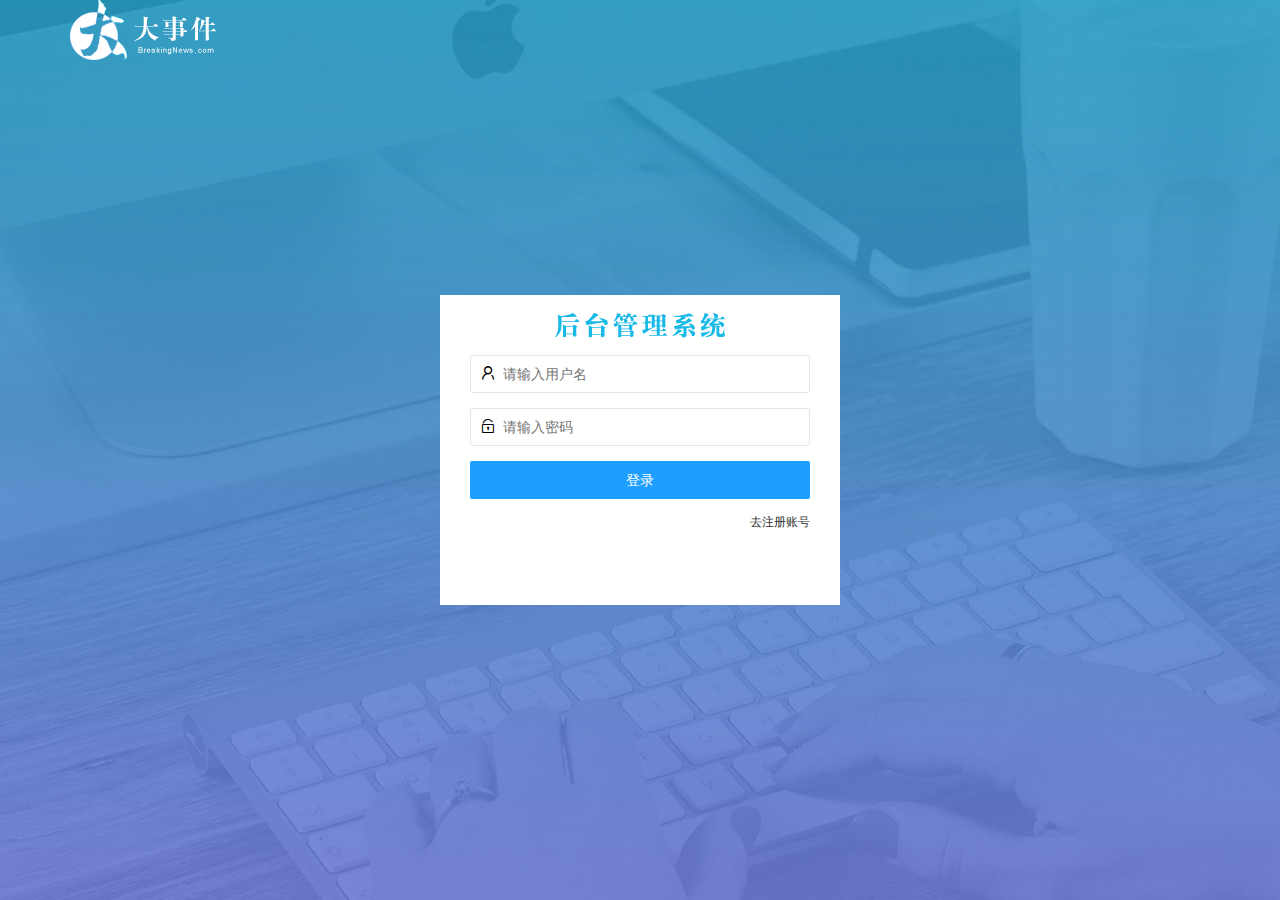
<file: login.html>
<!DOCTYPE html>
<html lang="en">

<head>
  <meta charset="UTF-8" />
  <meta name="viewport" wcontent="width=device-width, initial-scale=1.0" />
  <title>大事件-登录/注册</title>
  <!-- 导入 LayUI 的样式 -->
  <link rel="stylesheet" href="/assets/lib/layui/css/layui.css" />
  <!-- 导入自己的样式表 -->
  <link rel="stylesheet" href="/assets/css/login.css" />
</head>

<body>
  <div class="layui-main">
    <img src="/assets/images/logo.png" alt="">
  </div>
  <div class="loginAndRegBox">

    <div class="title-box"></div>
    <!-- 登录的div -->
    <div class="login-box">
      <!-- 登录的表单 -->
      <form class="layui-form" id="form_login">
        <!-- 用户名 -->
        <div class="layui-form-item">
          <i class="layui-icon layui-icon-username"></i>
          <input type="text" name="username" required lay-verify="required" placeholder="请输入用户名" autocomplete="off"
            class="layui-input" />
        </div>
        <!-- 密码 -->
        <div class="layui-form-item">
          <i class="layui-icon layui-icon-password"></i>
          <input type="password" name="password" required lay-verify="required|pwd" placeholder="请输入密码"
            autocomplete="off" class="layui-input" />
        </div>
        <!-- 登录按钮 -->
        <div class="layui-form-item">
          <!-- 注意：表单提交按钮和普通按钮的区别，就是 lay-submit 属性 -->
          <button class="layui-btn layui-btn-fluid layui-btn-normal" lay-submit>登录</button>
        </div>
        <div class="layui-form-item links">
          <a href="javascript:;" id="link_reg">去注册账号</a>
        </div>
      </form>
    </div>
    <!-- 注册的div -->
    <div class="reg-box">
      <!-- 注册的表单 -->
      <form class="layui-form" id="form_reg">
        <!-- 用户名 -->
        <div class="layui-form-item">
          <i class="layui-icon layui-icon-username"></i>
          <input type="text" name="username" required lay-verify="required" placeholder="请输入用户名" autocomplete="off"
            class="layui-input" />
        </div>
        <!-- 密码 -->
        <div class="layui-form-item">
          <i class="layui-icon layui-icon-password"></i>
          <input type="password" name="password" required lay-verify="required|pwd" placeholder="请输入密码"
            autocomplete="off" class="layui-input" />
        </div>
        <!-- 密码确认框 -->
        <div class="layui-form-item">
          <i class="layui-icon layui-icon-password"></i>
          <input type="password" name="repassword" required lay-verify="required|pwd|repwd" placeholder="再次确认密码"
            autocomplete="off" class="layui-input" />
        </div>
        <!-- 注册按钮 -->
        <div class="layui-form-item">
          <!-- 注意：表单提交按钮和普通按钮的区别，就是 lay-submit 属性 -->
          <button class="layui-btn layui-btn-fluid layui-btn-normal" lay-submit>注册</button>
        </div>
        <div class="layui-form-item links">
          <a href="javascript:;" id="link_login">去登录</a>
        </div>
      </form>
    </div>
  </div>


  <script src="/assets/lib/jquery.js"></script>
  <script src="/assets/lib/layui/layui.all.js"></script>
  <script src="/assets/js/baseAPI.js"></script>
  <script src="/assets/js/login.js"></script>
</body>

</html>
</file>
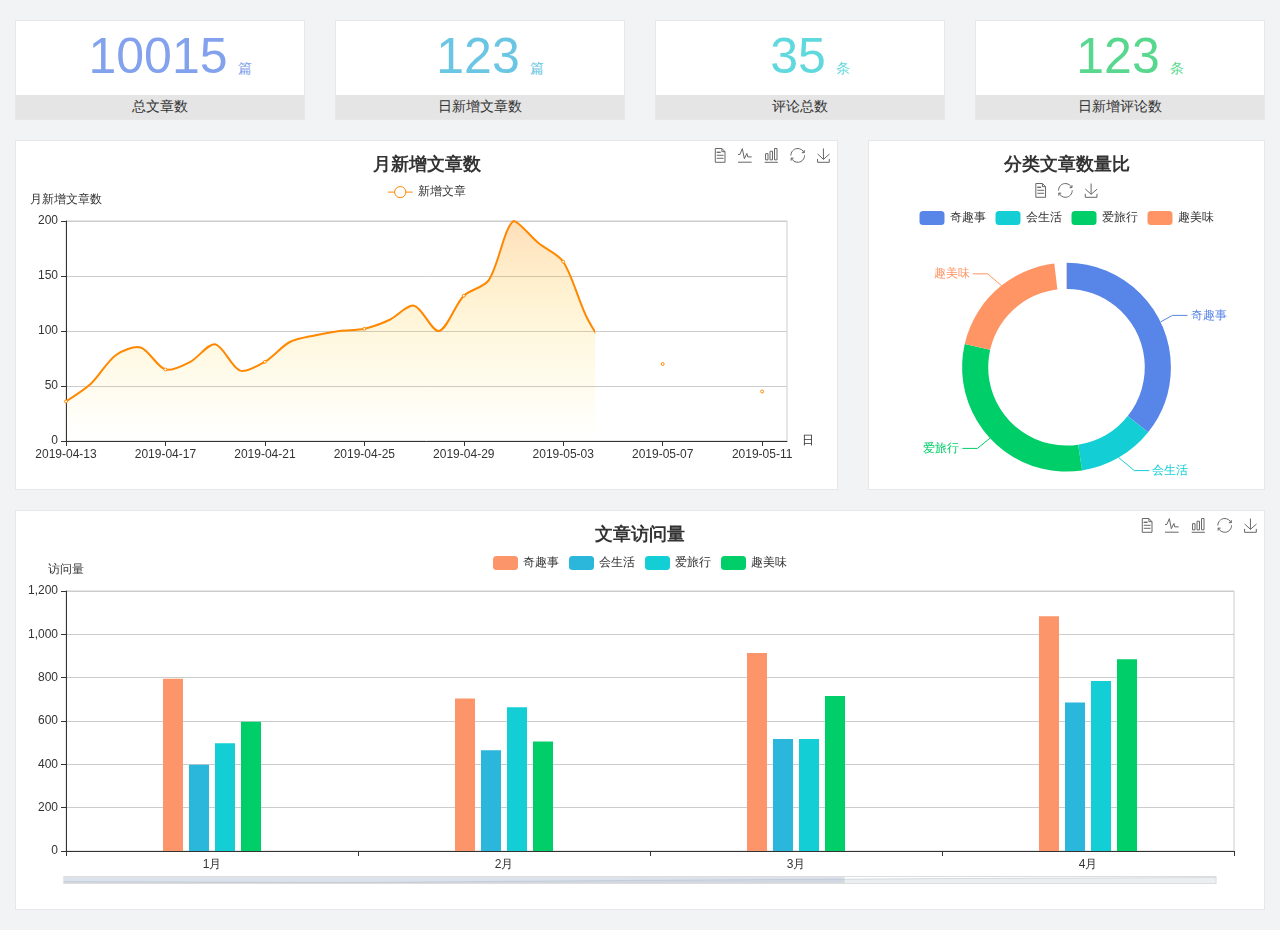
<file: home/dashboard.html>
<!DOCTYPE html>
<html lang="en">

<head>
  <meta charset="UTF-8">
  <meta name="viewport" content="width=device-width, initial-scale=1.0">
  <meta http-equiv="X-UA-Compatible" content="ie=edge">
  <title>图表统计</title>
  <link rel="stylesheet" href="../../assets/lib/bootstrap.css" />
  <link rel="stylesheet" href="../../assets/lib/main.css" />
  <script src="../../assets/lib/jquery.js"></script>
  <script type="text/javascript" src="../../assets/lib/echarts.min.js"></script>
</head>

<body>
  <div class="container-fluid">
    <div class="row spannel_list">
      <div class="col-sm-3 col-xs-6">
        <div class="spannel">
          <em>10015</em><span>篇</span>
          <b>总文章数</b>
        </div>
      </div>
      <div class="col-sm-3 col-xs-6">
        <div class="spannel scolor01">
          <em>123</em><span>篇</span>
          <b>日新增文章数</b>
        </div>
      </div>
      <div class="col-sm-3 col-xs-6">
        <div class="spannel scolor02">
          <em>35</em><span>条</span>
          <b>评论总数</b>
        </div>
      </div>
      <div class="col-sm-3 col-xs-6">
        <div class="spannel scolor03">
          <em>123</em><span>条</span>
          <b>日新增评论数</b>
        </div>
      </div>
    </div>
  </div>

  <div class="container-fluid">
    <div class="row curve-pie">
      <div class="col-lg-8 col-md-8">
        <div class="gragh_pannel" id="curve_show"></div>
      </div>
      <div class="col-lg-4 col-md-4">
        <div class="gragh_pannel" id="pie_show"></div>
      </div>
    </div>
  </div>

  <div class="container-fluid">
    <div class="column_pannel" id="column_show"></div>
  </div>

  <script>
    var oChart = echarts.init(document.getElementById('curve_show'));
    var aList_all = [
      { 'count': 36, 'date': '2019-04-13' },
      { 'count': 52, 'date': '2019-04-14' },
      { 'count': 78, 'date': '2019-04-15' },
      { 'count': 85, 'date': '2019-04-16' },
      { 'count': 65, 'date': '2019-04-17' },
      { 'count': 72, 'date': '2019-04-18' },
      { 'count': 88, 'date': '2019-04-19' },
      { 'count': 64, 'date': '2019-04-20' },
      { 'count': 72, 'date': '2019-04-21' },
      { 'count': 90, 'date': '2019-04-22' },
      { 'count': 96, 'date': '2019-04-23' },
      { 'count': 100, 'date': '2019-04-24' },
      { 'count': 102, 'date': '2019-04-25' },
      { 'count': 110, 'date': '2019-04-26' },
      { 'count': 123, 'date': '2019-04-27' },
      { 'count': 100, 'date': '2019-04-28' },
      { 'count': 132, 'date': '2019-04-29' },
      { 'count': 146, 'date': '2019-04-30' },
      { 'count': 200, 'date': '2019-05-01' },
      { 'count': 180, 'date': '2019-05-02' },
      { 'count': 163, 'date': '2019-05-03' },
      { 'count': 110, 'date': '2019-05-04' },
      { 'count': 80, 'date': '2019-05-05' },
      { 'count': 82, 'date': '2019-05-06' },
      { 'count': 70, 'date': '2019-05-07' },
      { 'count': 65, 'date': '2019-05-08' },
      { 'count': 54, 'date': '2019-05-09' },
      { 'count': 40, 'date': '2019-05-10' },
      { 'count': 45, 'date': '2019-05-11' },
      { 'count': 38, 'date': '2019-05-12' },
    ];

    let aCount = [];
    let aDate = [];

    for (var i = 0; i < aList_all.length; i++) {
      aCount.push(aList_all[i].count);
      aDate.push(aList_all[i].date);
    }

    var chartopt = {
      title: {
        text: '月新增文章数',
        left: 'center',
        top: '10'
      },
      tooltip: {
        trigger: 'axis'
      },
      legend: {
        data: ['新增文章'],
        top: '40'
      },
      toolbox: {
        show: true,
        feature: {
          mark: { show: true },
          dataView: { show: true, readOnly: false },
          magicType: { show: true, type: ['line', 'bar'] },
          restore: { show: true },
          saveAsImage: { show: true }
        }
      },
      calculable: true,
      xAxis: [
        {
          name: '日',
          type: 'category',
          boundaryGap: false,
          data: aDate
        }
      ],
      yAxis: [
        {
          name: '月新增文章数',
          type: 'value'
        }
      ],
      series: [
        {
          name: '新增文章',
          type: 'line',
          smooth: true,
          itemStyle: { normal: { areaStyle: { type: 'default' }, color: '#f80' }, lineStyle: { color: '#f80' } },
          data: aCount
        }],
      areaStyle: {
        normal: {
          color: new echarts.graphic.LinearGradient(0, 0, 0, 1, [{
            offset: 0,
            color: 'rgba(255,136,0,0.39)'
          }, {
            offset: .34,
            color: 'rgba(255,180,0,0.25)'
          }, {
            offset: 1,
            color: 'rgba(255,222,0,0.00)'
          }])

        }
      },
      grid: {
        show: true,
        x: 50,
        x2: 50,
        y: 80,
        height: 220
      }
    };

    oChart.setOption(chartopt);


    var oPie = echarts.init(document.getElementById('pie_show'));
    var oPieopt =
    {
      title: {
        top: 10,
        text: '分类文章数量比',
        x: 'center'
      },
      tooltip: {
        trigger: 'item',
        formatter: "{a} <br/>{b} : {c} ({d}%)"
      },
      color: ['#5885e8', '#13cfd5', '#00ce68', '#ff9565'],
      legend: {
        x: 'center',
        top: 65,
        data: ['奇趣事', '会生活', '爱旅行', '趣美味']
      },
      toolbox: {
        show: true,
        x: 'center',
        top: 35,
        feature: {
          mark: { show: true },
          dataView: { show: true, readOnly: false },
          magicType: {
            show: true,
            type: ['pie', 'funnel'],
            option: {
              funnel: {
                x: '25%',
                width: '50%',
                funnelAlign: 'left',
                max: 1548
              }
            }
          },
          restore: { show: true },
          saveAsImage: { show: true }
        }
      },
      calculable: true,
      series: [
        {
          name: '访问来源',
          type: 'pie',
          radius: ['45%', '60%'],
          center: ['50%', '65%'],
          data: [
            { value: 300, name: '奇趣事' },
            { value: 100, name: '会生活' },
            { value: 260, name: '爱旅行' },
            { value: 180, name: '趣美味' }
          ]
        }
      ]
    };
    oPie.setOption(oPieopt);



    var oColumn = this.echarts.init(document.getElementById('column_show'));
    var oColumnopt =
    {
      title: {
        text: '文章访问量',
        left: 'center',
        top: '10'
      },
      tooltip: {
        trigger: 'axis'
      },
      legend: {
        data: ['奇趣事', '会生活', '爱旅行', '趣美味'],
        top: '40'
      },
      toolbox: {
        show: true,
        feature: {
          mark: { show: true },
          dataView: { show: true, readOnly: false },
          magicType: { show: true, type: ['line', 'bar'] },
          restore: { show: true },
          saveAsImage: { show: true }
        }
      },
      calculable: true,
      xAxis: [
        {
          type: 'category',
          data: ['1月', '2月', '3月', '4月', '5月']
        }
      ],
      yAxis: [
        {
          name: '访问量',
          type: 'value'
        }
      ],
      series: [
        {
          name: '奇趣事',
          type: 'bar',
          barWidth: 20,
          itemStyle: {
            normal: { areaStyle: { type: 'default' }, color: '#fd956a' }
          },
          data: [800, 708, 920, 1090, 1200]
        },
        {
          name: '会生活',
          type: 'bar',
          barWidth: 20,
          itemStyle: {
            normal: { areaStyle: { type: 'default' }, color: '#2bb6db' }
          },
          data: [400, 468, 520, 690, 800]
        },
        {
          name: '爱旅行',
          type: 'bar',
          barWidth: 20,
          itemStyle: {
            normal: { areaStyle: { type: 'default' }, color: '#13cfd5' }
          },
          data: [500, 668, 520, 790, 900]
        },
        {
          name: '趣美味',
          type: 'bar',
          barWidth: 20,
          itemStyle: {
            normal: { areaStyle: { type: 'default' }, color: '#00ce68' }
          },
          data: [600, 508, 720, 890, 1000]
        }
      ],
      grid: {
        show: true,
        x: 50,
        x2: 30,
        y: 80,
        height: 260
      },
      dataZoom: [//给x轴设置滚动条
        {
          start: 0,//默认为0
          end: 100 - 1000 / 31,//默认为100
          type: 'slider',
          show: true,
          xAxisIndex: [0],
          handleSize: 0,//滑动条的 左右2个滑动条的大小
          height: 8,//组件高度
          left: 45, //左边的距离
          right: 50,//右边的距离
          bottom: 26,//右边的距离
          handleColor: '#ddd',//h滑动图标的颜色
          handleStyle: {
            borderColor: "#cacaca",
            borderWidth: "1",
            shadowBlur: 2,
            background: "#ddd",
            shadowColor: "#ddd",
          }
        }]
    };
    oColumn.setOption(oColumnopt);
  </script>
</body>

</html>
</file>
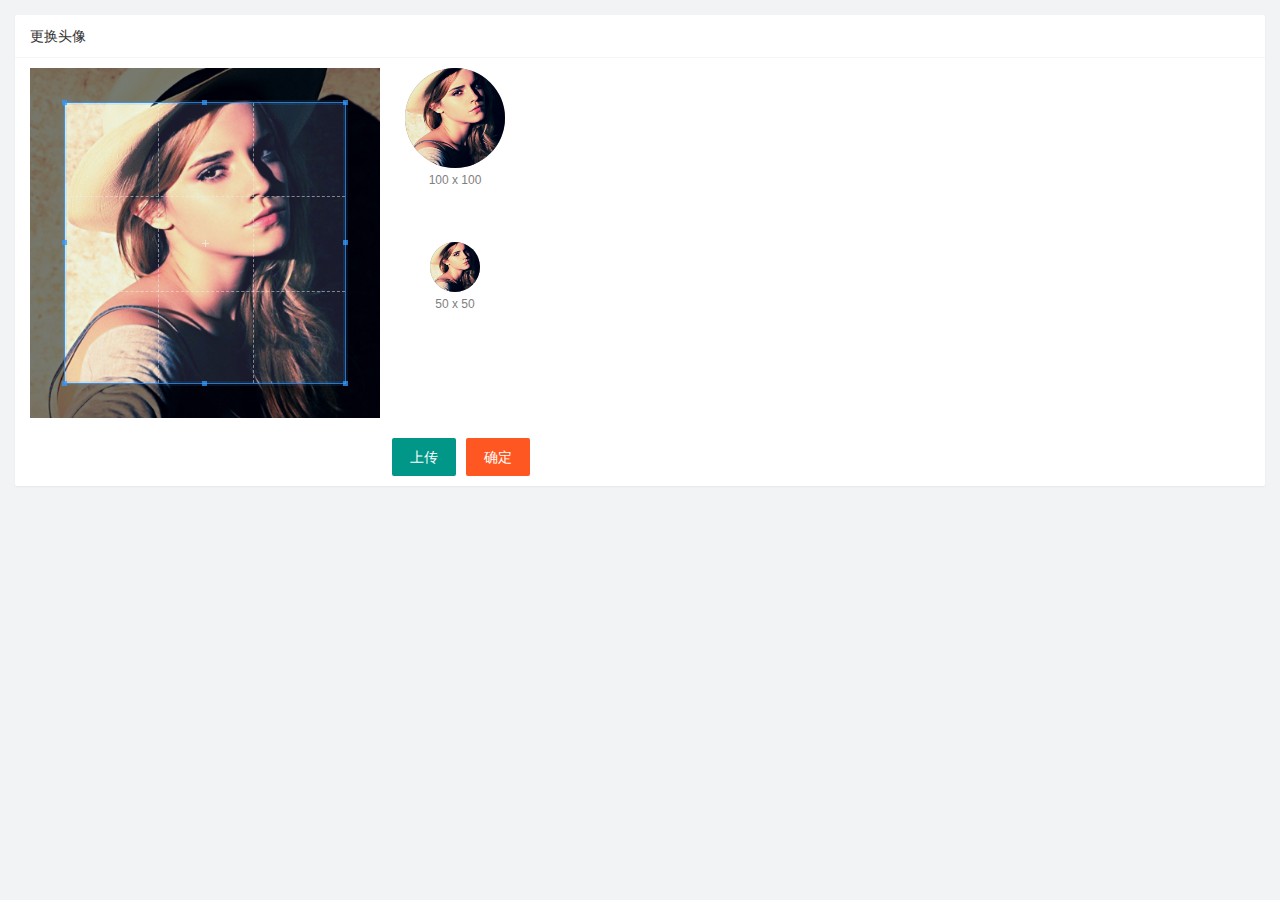
<file: user/user_avatar.html>
<!DOCTYPE html>
<html lang="en">

<head>
    <meta charset="UTF-8">
    <meta name="viewport" content="width=device-width, initial-scale=1.0">
    <title>Document</title>
    <link rel="stylesheet" href="/assets/lib/layui/css/layui.css">
    <link rel="stylesheet" href="/assets/css/user/user_avatar.css">
    <link rel="stylesheet" href="/assets/lib/cropper/cropper.css" />

</head>

<body>
    <div class="layui-card">
        <div class="layui-card-header">更换头像</div>
        <div class="layui-card-body">
            <!-- 第一行的图片裁剪和预览区域 -->
            <div class="row1">
                <!-- 图片裁剪区域 -->
                <div class="cropper-box">
                    <!-- 这个 img 标签很重要，将来会把它初始化为裁剪区域 -->
                    <img id="image" src="/assets/images/sample.jpg" />
                </div>
                <!-- 图片的预览区域 -->
                <div class="preview-box">
                    <div>
                        <!-- 宽高为 100px 的预览区域 -->
                        <div class="img-preview w100"></div>
                        <p class="size">100 x 100</p>
                    </div>
                    <div>
                        <!-- 宽高为 50px 的预览区域 -->
                        <div class="img-preview w50"></div>
                        <p class="size">50 x 50</p>
                    </div>
                </div>
            </div><!-- 第二行的按钮区域 -->
            <div class="row2">
                <input type="file" id="file" accept="image/png,image/jpeg">
                <button id="btnChooseImage" type="button" class="layui-btn">上传</button>
                <button id='btnUpload' type="button" class="layui-btn layui-btn-danger">确定</button>
            </div>
        </div>
    </div>
    <script src="/assets/lib/jquery.js"></script>
    <script src="/assets/lib/cropper/Cropper.js"></script>
    <script src="/assets/lib/cropper/jquery-cropper.js"></script>
    <script src="/assets/lib/layui/layui.all.js"></script>
    <script src="/assets/js/baseAPI.js"></script>
    <script src="/assets/js/user/user_avatar.js"></script>
</body>

</html>
</file>
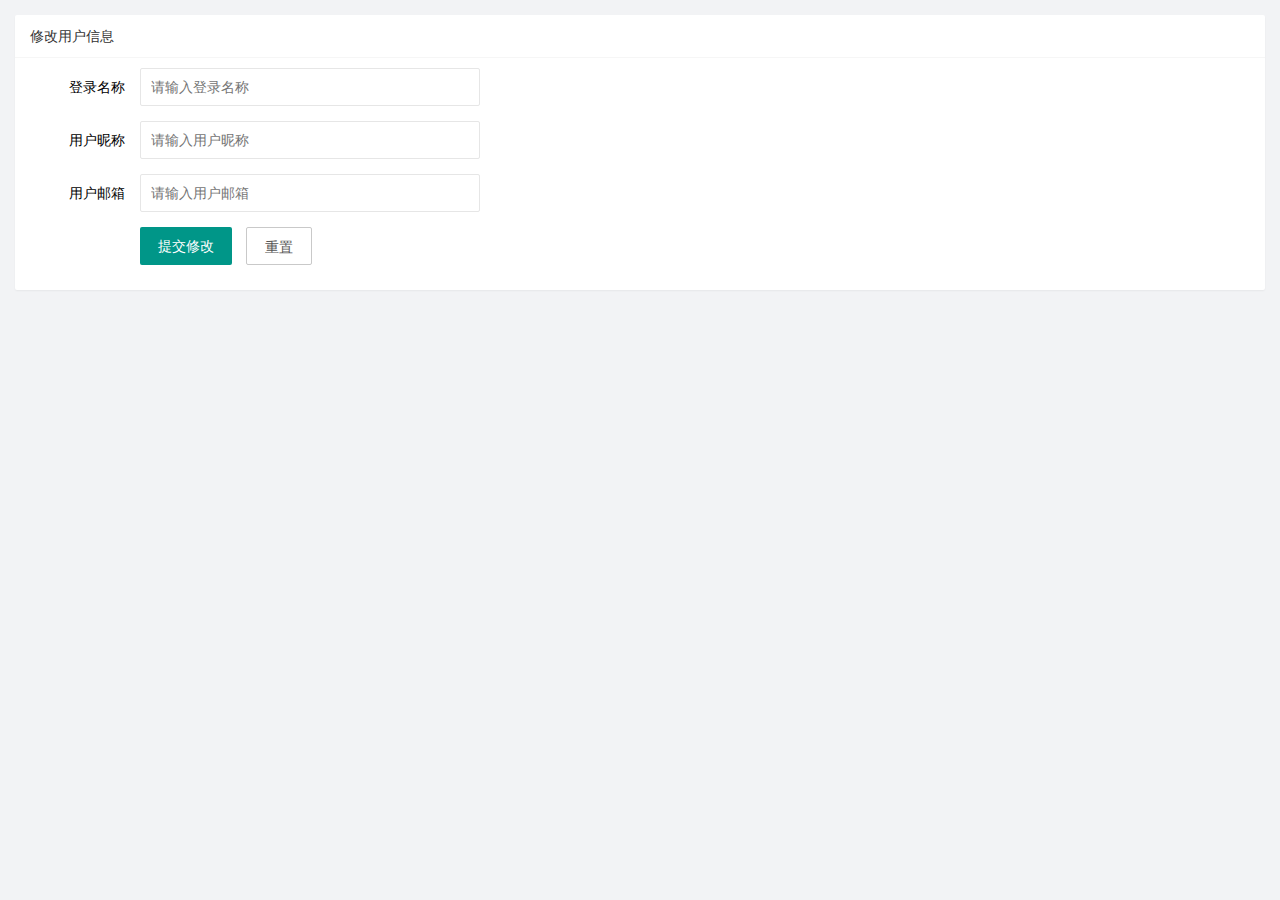
<file: user/user_info.html>
<!-- 　　朱鹏的神识疯狂得警示自己，以上面这天劫聚集的能量强度，自己敢去引爆它，哪怕开着九黎蚩尤真身，也绝对会被炸得连指甲大小都剩不下。 -->
<!DOCTYPE html>
<html lang="en">

<head>
    <meta charset="UTF-8">
    <meta name="viewport" content="width=device-width, initial-scale=1.0">
    <title>Document</title>
    <link rel="stylesheet" href="/assets/lib/layui/css/layui.css">
    <link rel="stylesheet" href="/assets/css/user/user_info.css">
</head>

<body>
    <div class="layui-card">
        <div class="layui-card-header">修改用户信息</div>
        <div class="layui-card-body">
            <form class="layui-form" lay-filter="formUserInfo">
                <input type="hidden" name="id" value="">
                <div class="layui-form-item">
                    <label class="layui-form-label">登录名称</label>
                    <div class="layui-input-block">
                        <input type="text" name="username" required lay-verify="required" placeholder="请输入登录名称"
                            autocomplete="off" class="layui-input" readonly />
                    </div>
                </div>
                <div class="layui-form-item">
                    <label class="layui-form-label">用户昵称</label>
                    <div class="layui-input-block">
                        <input type="text" name="nickname" required lay-verify="required|nickname" placeholder="请输入用户昵称"
                            autocomplete="off" class="layui-input" />
                    </div>
                </div>
                <div class="layui-form-item">
                    <label class="layui-form-label">用户邮箱</label>
                    <div class="layui-input-block">
                        <input type="text" name="email" required lay-verify="required|email" placeholder="请输入用户邮箱"
                            autocomplete="off" class="layui-input" />
                    </div>
                </div>
                <div class="layui-form-item">
                    <div class="layui-input-block">
                        <button class="layui-btn" lay-submit lay-filter="formDemo">提交修改</button>
                        <button type="reset" class="layui-btn layui-btn-primary" id="btnReset">重置</button>
                    </div>
                </div>
            </form>
        </div>
    </div>

    <script src="/assets/lib/layui/layui.all.js"></script>
    <script src="/assets/lib/jquery.js"></script>
    <script src="/assets/js/baseAPI.js"></script>
    <script src="/assets/js/user/user_info.js"></script>
</body>

</html>
</file>
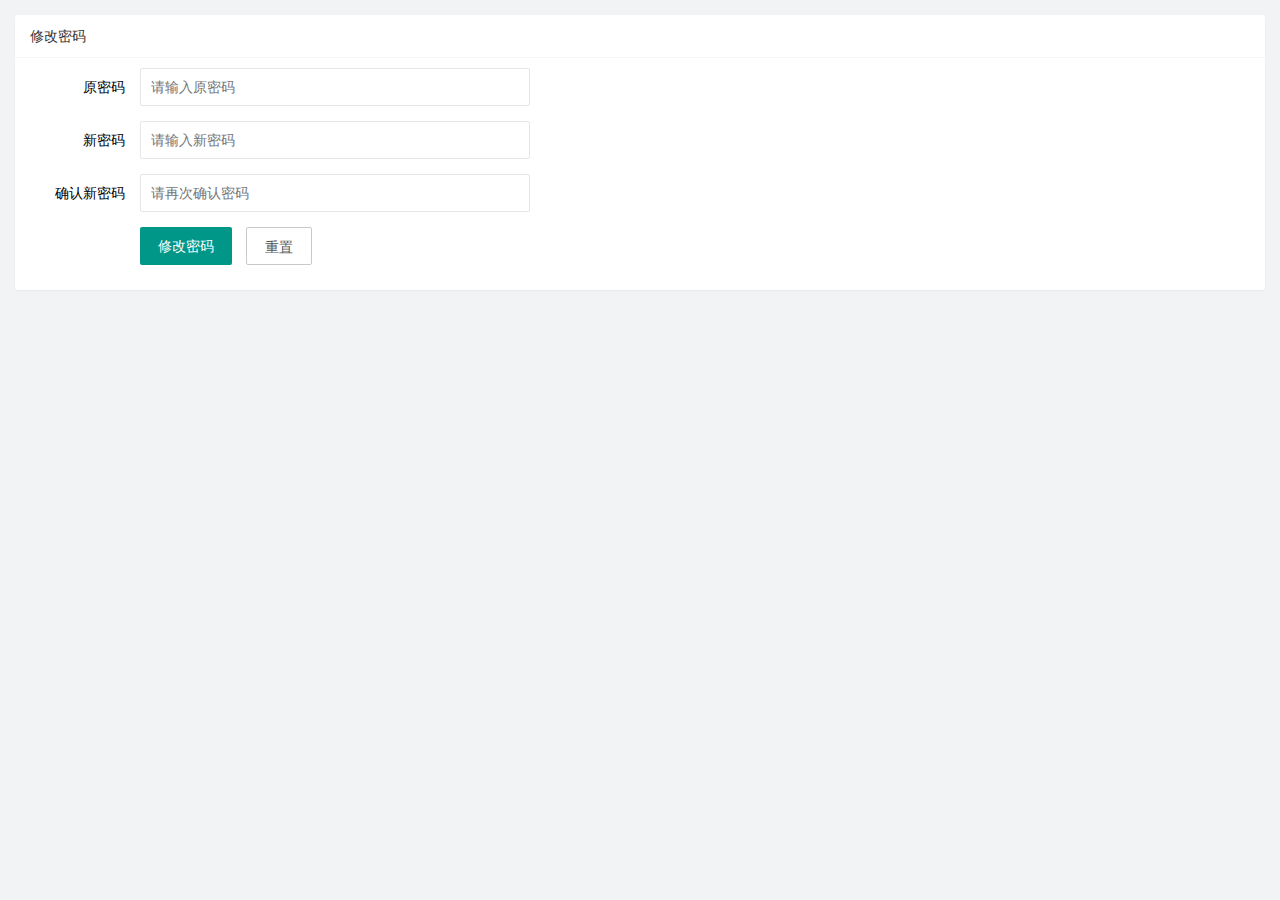
<file: user/user_pwd.html>
<!DOCTYPE html>
<html lang="en">

<head>
    <meta charset="UTF-8">
    <meta name="viewport" content="width=device-width, initial-scale=1.0">
    <title>Document</title>
    <link rel="stylesheet" href="/assets/lib/layui/css/layui.css">
    <link rel="stylesheet" href="/assets/css/user/user_pwd.css">
</head>

<body>
    <!-- 卡片区域 -->
    <div class="layui-card">
        <div class="layui-card-header">修改密码</div>
        <div class="layui-card-body">
            <form class="layui-form">
                <div class="layui-form-item">
                    <label class="layui-form-label">原密码</label>
                    <div class="layui-input-block">
                        <input type="password" name="oldPwd" required lay-verify="required|pwd" placeholder="请输入原密码"
                            autocomplete="off" class="layui-input" />
                    </div>
                </div>
                <div class="layui-form-item">
                    <label class="layui-form-label">新密码</label>
                    <div class="layui-input-block">
                        <input type="password" name="newPwd" required lay-verify="required|pwd|samePwd"
                            placeholder="请输入新密码" autocomplete="off" class="layui-input" />
                    </div>
                </div>
                <div class="layui-form-item">
                    <label class="layui-form-label">确认新密码</label>
                    <div class="layui-input-block">
                        <input type="password" name="rePwd" required lay-verify="required|rePwd" placeholder="请再次确认密码"
                            autocomplete="off" class="layui-input" />
                    </div>
                </div>
                <div class="layui-form-item">
                    <div class="layui-input-block">
                        <button class="layui-btn" lay-submit lay-filter="formDemo">修改密码</button>
                        <button type="reset" class="layui-btn layui-btn-primary">重置</button>
                    </div>
                </div>
            </form>
        </div>
    </div>

    <script src="/assets/lib/layui/layui.all.js"></script>
    <script src="/assets/lib/jquery.js"></script>
    <script src="/assets/js/baseAPI.js"></script>
    <script src="/assets/js/user/user_pwd.js"></script>
</body>

</html>
</file>
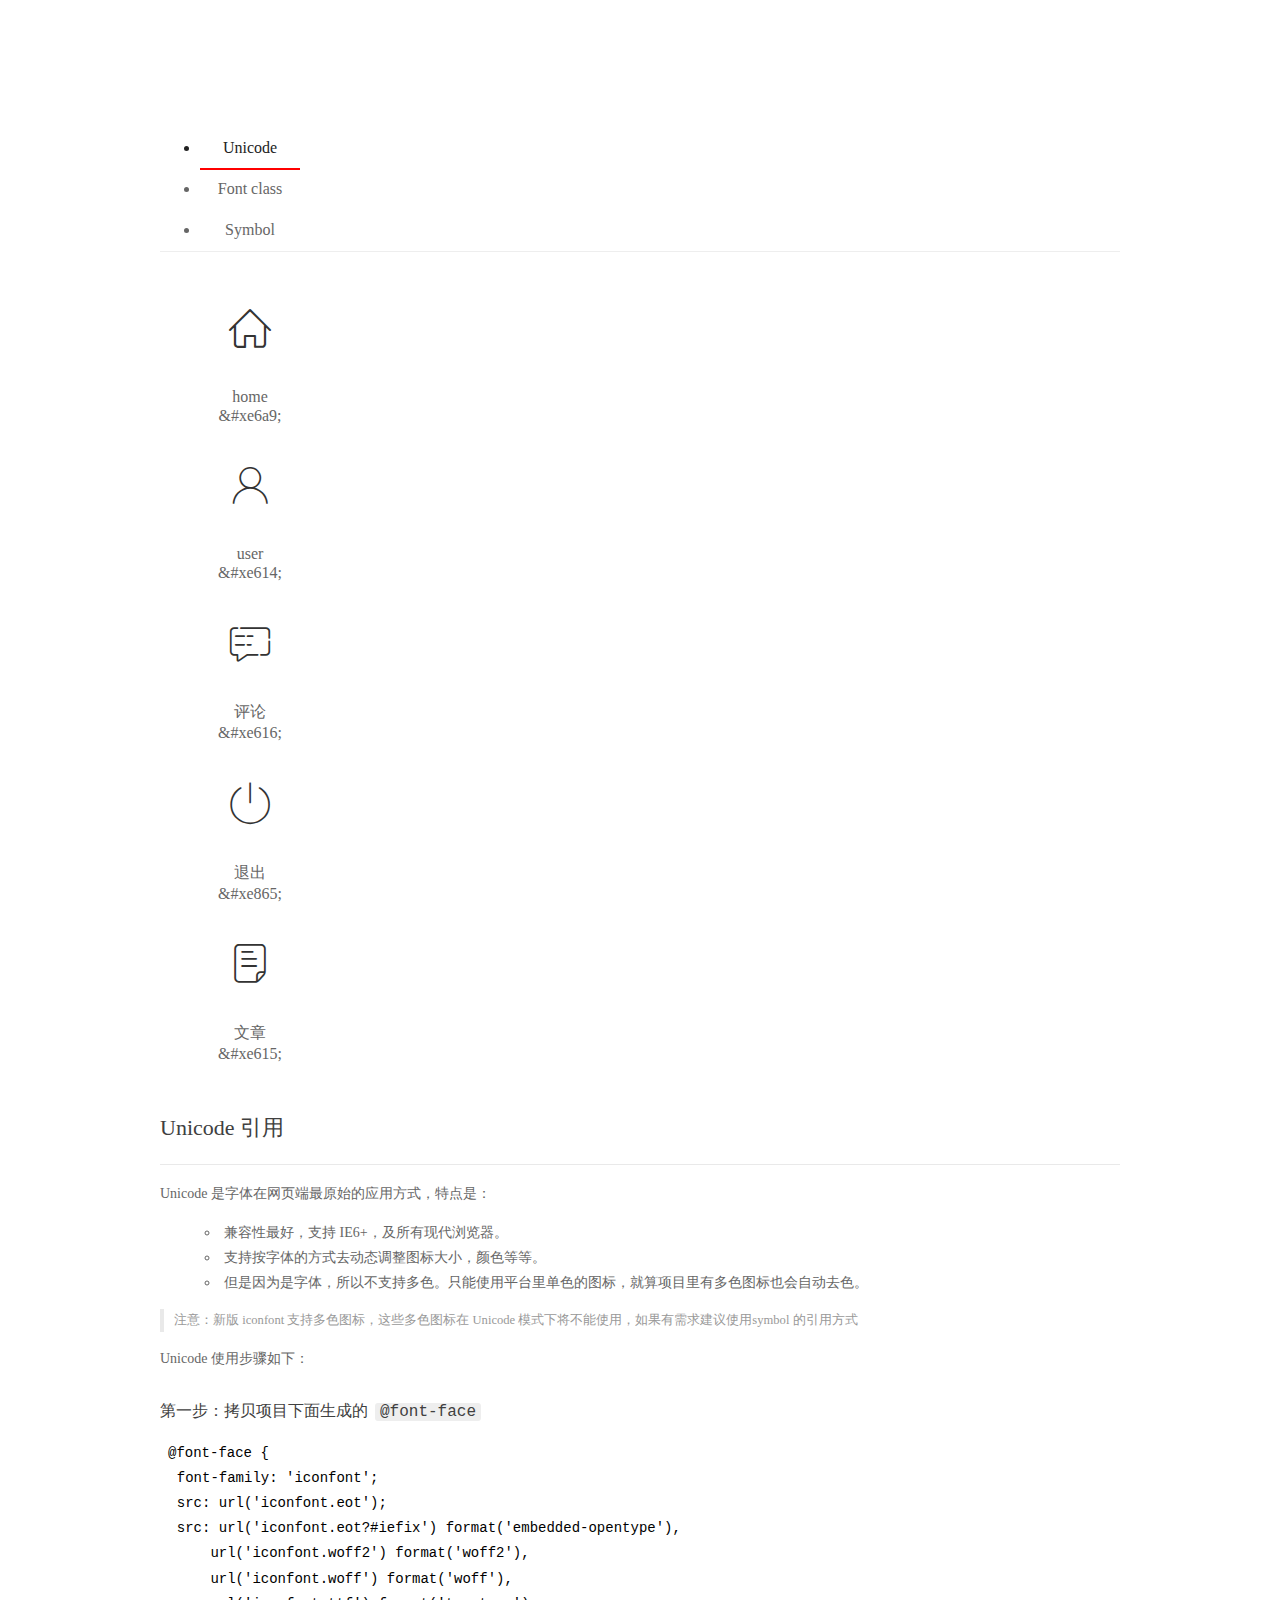
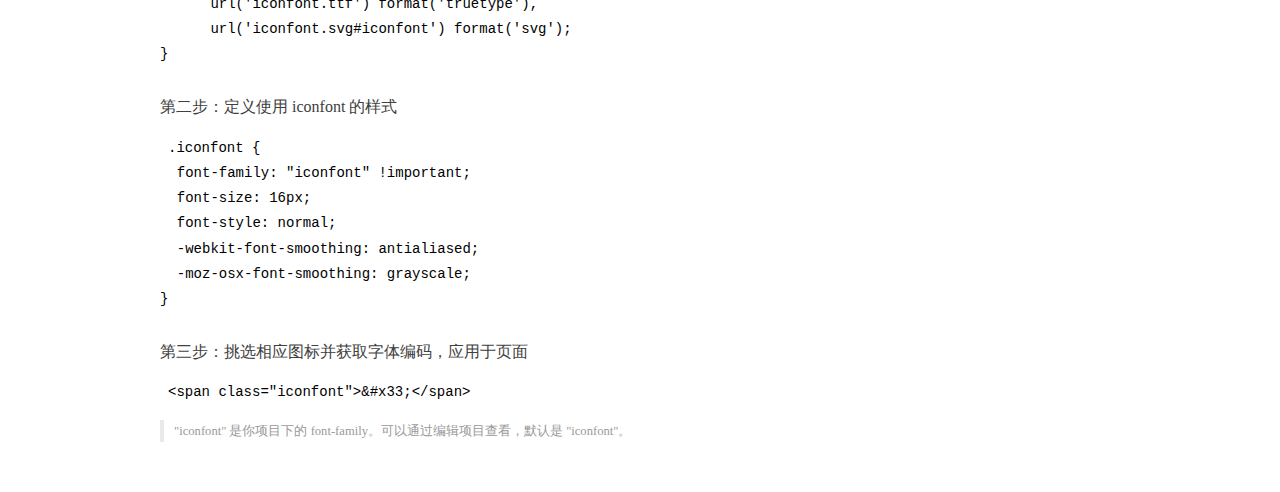
<file: assets/fonts/demo_index.html>
<!DOCTYPE html>
<html>
<head>
  <meta charset="utf-8"/>
  <title>IconFont Demo</title>
  <link rel="shortcut icon" href="https://gtms04.alicdn.com/tps/i4/TB1_oz6GVXXXXaFXpXXJDFnIXXX-64-64.ico" type="image/x-icon"/>
  <link rel="stylesheet" href="https://g.alicdn.com/thx/cube/1.3.2/cube.min.css">
  <link rel="stylesheet" href="demo.css">
  <link rel="stylesheet" href="iconfont.css">
  <script src="iconfont.js"></script>
  <!-- jQuery -->
  <script src="https://a1.alicdn.com/oss/uploads/2018/12/26/7bfddb60-08e8-11e9-9b04-53e73bb6408b.js"></script>
  <!-- 代码高亮 -->
  <script src="https://a1.alicdn.com/oss/uploads/2018/12/26/a3f714d0-08e6-11e9-8a15-ebf944d7534c.js"></script>
</head>
<body>
  <div class="main">
    <h1 class="logo"><a href="https://www.iconfont.cn/" title="iconfont 首页" target="_blank">&#xe86b;</a></h1>
    <div class="nav-tabs">
      <ul id="tabs" class="dib-box">
        <li class="dib active"><span>Unicode</span></li>
        <li class="dib"><span>Font class</span></li>
        <li class="dib"><span>Symbol</span></li>
      </ul>
      
    </div>
    <div class="tab-container">
      <div class="content unicode" style="display: block;">
          <ul class="icon_lists dib-box">
          
            <li class="dib">
              <span class="icon iconfont">&#xe6a9;</span>
                <div class="name">home</div>
                <div class="code-name">&amp;#xe6a9;</div>
              </li>
          
            <li class="dib">
              <span class="icon iconfont">&#xe614;</span>
                <div class="name">user</div>
                <div class="code-name">&amp;#xe614;</div>
              </li>
          
            <li class="dib">
              <span class="icon iconfont">&#xe616;</span>
                <div class="name">评论</div>
                <div class="code-name">&amp;#xe616;</div>
              </li>
          
            <li class="dib">
              <span class="icon iconfont">&#xe865;</span>
                <div class="name">退出</div>
                <div class="code-name">&amp;#xe865;</div>
              </li>
          
            <li class="dib">
              <span class="icon iconfont">&#xe615;</span>
                <div class="name">文章</div>
                <div class="code-name">&amp;#xe615;</div>
              </li>
          
          </ul>
          <div class="article markdown">
          <h2 id="unicode-">Unicode 引用</h2>
          <hr>

          <p>Unicode 是字体在网页端最原始的应用方式，特点是：</p>
          <ul>
            <li>兼容性最好，支持 IE6+，及所有现代浏览器。</li>
            <li>支持按字体的方式去动态调整图标大小，颜色等等。</li>
            <li>但是因为是字体，所以不支持多色。只能使用平台里单色的图标，就算项目里有多色图标也会自动去色。</li>
          </ul>
          <blockquote>
            <p>注意：新版 iconfont 支持多色图标，这些多色图标在 Unicode 模式下将不能使用，如果有需求建议使用symbol 的引用方式</p>
          </blockquote>
          <p>Unicode 使用步骤如下：</p>
          <h3 id="-font-face">第一步：拷贝项目下面生成的 <code>@font-face</code></h3>
<pre><code class="language-css"
>@font-face {
  font-family: 'iconfont';
  src: url('iconfont.eot');
  src: url('iconfont.eot?#iefix') format('embedded-opentype'),
      url('iconfont.woff2') format('woff2'),
      url('iconfont.woff') format('woff'),
      url('iconfont.ttf') format('truetype'),
      url('iconfont.svg#iconfont') format('svg');
}
</code></pre>
          <h3 id="-iconfont-">第二步：定义使用 iconfont 的样式</h3>
<pre><code class="language-css"
>.iconfont {
  font-family: "iconfont" !important;
  font-size: 16px;
  font-style: normal;
  -webkit-font-smoothing: antialiased;
  -moz-osx-font-smoothing: grayscale;
}
</code></pre>
          <h3 id="-">第三步：挑选相应图标并获取字体编码，应用于页面</h3>
<pre>
<code class="language-html"
>&lt;span class="iconfont"&gt;&amp;#x33;&lt;/span&gt;
</code></pre>
          <blockquote>
            <p>"iconfont" 是你项目下的 font-family。可以通过编辑项目查看，默认是 "iconfont"。</p>
          </blockquote>
          </div>
      </div>
      <div class="content font-class">
        <ul class="icon_lists dib-box">
          
          <li class="dib">
            <span class="icon iconfont icon-home"></span>
            <div class="name">
              home
            </div>
            <div class="code-name">.icon-home
            </div>
          </li>
          
          <li class="dib">
            <span class="icon iconfont icon-user"></span>
            <div class="name">
              user
            </div>
            <div class="code-name">.icon-user
            </div>
          </li>
          
          <li class="dib">
            <span class="icon iconfont icon-pinglun"></span>
            <div class="name">
              评论
            </div>
            <div class="code-name">.icon-pinglun
            </div>
          </li>
          
          <li class="dib">
            <span class="icon iconfont icon-tuichu"></span>
            <div class="name">
              退出
            </div>
            <div class="code-name">.icon-tuichu
            </div>
          </li>
          
          <li class="dib">
            <span class="icon iconfont icon-16"></span>
            <div class="name">
              文章
            </div>
            <div class="code-name">.icon-16
            </div>
          </li>
          
        </ul>
        <div class="article markdown">
        <h2 id="font-class-">font-class 引用</h2>
        <hr>

        <p>font-class 是 Unicode 使用方式的一种变种，主要是解决 Unicode 书写不直观，语意不明确的问题。</p>
        <p>与 Unicode 使用方式相比，具有如下特点：</p>
        <ul>
          <li>兼容性良好，支持 IE8+，及所有现代浏览器。</li>
          <li>相比于 Unicode 语意明确，书写更直观。可以很容易分辨这个 icon 是什么。</li>
          <li>因为使用 class 来定义图标，所以当要替换图标时，只需要修改 class 里面的 Unicode 引用。</li>
          <li>不过因为本质上还是使用的字体，所以多色图标还是不支持的。</li>
        </ul>
        <p>使用步骤如下：</p>
        <h3 id="-fontclass-">第一步：引入项目下面生成的 fontclass 代码：</h3>
<pre><code class="language-html">&lt;link rel="stylesheet" href="./iconfont.css"&gt;
</code></pre>
        <h3 id="-">第二步：挑选相应图标并获取类名，应用于页面：</h3>
<pre><code class="language-html">&lt;span class="iconfont icon-xxx"&gt;&lt;/span&gt;
</code></pre>
        <blockquote>
          <p>"
            iconfont" 是你项目下的 font-family。可以通过编辑项目查看，默认是 "iconfont"。</p>
        </blockquote>
      </div>
      </div>
      <div class="content symbol">
          <ul class="icon_lists dib-box">
          
            <li class="dib">
                <svg class="icon svg-icon" aria-hidden="true">
                  <use xlink:href="#icon-home"></use>
                </svg>
                <div class="name">home</div>
                <div class="code-name">#icon-home</div>
            </li>
          
            <li class="dib">
                <svg class="icon svg-icon" aria-hidden="true">
                  <use xlink:href="#icon-user"></use>
                </svg>
                <div class="name">user</div>
                <div class="code-name">#icon-user</div>
            </li>
          
            <li class="dib">
                <svg class="icon svg-icon" aria-hidden="true">
                  <use xlink:href="#icon-pinglun"></use>
                </svg>
                <div class="name">评论</div>
                <div class="code-name">#icon-pinglun</div>
            </li>
          
            <li class="dib">
                <svg class="icon svg-icon" aria-hidden="true">
                  <use xlink:href="#icon-tuichu"></use>
                </svg>
                <div class="name">退出</div>
                <div class="code-name">#icon-tuichu</div>
            </li>
          
            <li class="dib">
                <svg class="icon svg-icon" aria-hidden="true">
                  <use xlink:href="#icon-16"></use>
                </svg>
                <div class="name">文章</div>
                <div class="code-name">#icon-16</div>
            </li>
          
          </ul>
          <div class="article markdown">
          <h2 id="symbol-">Symbol 引用</h2>
          <hr>

          <p>这是一种全新的使用方式，应该说这才是未来的主流，也是平台目前推荐的用法。相关介绍可以参考这篇<a href="">文章</a>
            这种用法其实是做了一个 SVG 的集合，与另外两种相比具有如下特点：</p>
          <ul>
            <li>支持多色图标了，不再受单色限制。</li>
            <li>通过一些技巧，支持像字体那样，通过 <code>font-size</code>, <code>color</code> 来调整样式。</li>
            <li>兼容性较差，支持 IE9+，及现代浏览器。</li>
            <li>浏览器渲染 SVG 的性能一般，还不如 png。</li>
          </ul>
          <p>使用步骤如下：</p>
          <h3 id="-symbol-">第一步：引入项目下面生成的 symbol 代码：</h3>
<pre><code class="language-html">&lt;script src="./iconfont.js"&gt;&lt;/script&gt;
</code></pre>
          <h3 id="-css-">第二步：加入通用 CSS 代码（引入一次就行）：</h3>
<pre><code class="language-html">&lt;style&gt;
.icon {
  width: 1em;
  height: 1em;
  vertical-align: -0.15em;
  fill: currentColor;
  overflow: hidden;
}
&lt;/style&gt;
</code></pre>
          <h3 id="-">第三步：挑选相应图标并获取类名，应用于页面：</h3>
<pre><code class="language-html">&lt;svg class="icon" aria-hidden="true"&gt;
  &lt;use xlink:href="#icon-xxx"&gt;&lt;/use&gt;
&lt;/svg&gt;
</code></pre>
          </div>
      </div>

    </div>
  </div>
  <script>
  $(document).ready(function () {
      $('.tab-container .content:first').show()

      $('#tabs li').click(function (e) {
        var tabContent = $('.tab-container .content')
        var index = $(this).index()

        if ($(this).hasClass('active')) {
          return
        } else {
          $('#tabs li').removeClass('active')
          $(this).addClass('active')

          tabContent.hide().eq(index).fadeIn()
        }
      })
    })
  </script>
</body>
</html>
</file>
<file: assets/lib/layui/css/layui.css>
/** layui-v2.5.5 MIT License By https://www.layui.com */
 .layui-inline,img{display:inline-block;vertical-align:middle}h1,h2,h3,h4,h5,h6{font-weight:400}.layui-edge,.layui-header,.layui-inline,.layui-main{position:relative}.layui-body,.layui-edge,.layui-elip{overflow:hidden}.layui-btn,.layui-edge,.layui-inline,img{vertical-align:middle}.layui-btn,.layui-disabled,.layui-icon,.layui-unselect{-moz-user-select:none;-webkit-user-select:none;-ms-user-select:none}.layui-elip,.layui-form-checkbox span,.layui-form-pane .layui-form-label{text-overflow:ellipsis;white-space:nowrap}.layui-breadcrumb,.layui-tree-btnGroup{visibility:hidden}blockquote,body,button,dd,div,dl,dt,form,h1,h2,h3,h4,h5,h6,input,li,ol,p,pre,td,textarea,th,ul{margin:0;padding:0;-webkit-tap-highlight-color:rgba(0,0,0,0)}a:active,a:hover{outline:0}img{border:none}li{list-style:none}table{border-collapse:collapse;border-spacing:0}h4,h5,h6{font-size:100%}button,input,optgroup,option,select,textarea{font-family:inherit;font-size:inherit;font-style:inherit;font-weight:inherit;outline:0}pre{white-space:pre-wrap;white-space:-moz-pre-wrap;white-space:-pre-wrap;white-space:-o-pre-wrap;word-wrap:break-word}body{line-height:24px;font:14px Helvetica Neue,Helvetica,PingFang SC,Tahoma,Arial,sans-serif}hr{height:1px;margin:10px 0;border:0;clear:both}a{color:#333;text-decoration:none}a:hover{color:#777}a cite{font-style:normal;*cursor:pointer}.layui-border-box,.layui-border-box *{box-sizing:border-box}.layui-box,.layui-box *{box-sizing:content-box}.layui-clear{clear:both;*zoom:1}.layui-clear:after{content:'\20';clear:both;*zoom:1;display:block;height:0}.layui-inline{*display:inline;*zoom:1}.layui-edge{display:inline-block;width:0;height:0;border-width:6px;border-style:dashed;border-color:transparent}.layui-edge-top{top:-4px;border-bottom-color:#999;border-bottom-style:solid}.layui-edge-right{border-left-color:#999;border-left-style:solid}.layui-edge-bottom{top:2px;border-top-color:#999;border-top-style:solid}.layui-edge-left{border-right-color:#999;border-right-style:solid}.layui-disabled,.layui-disabled:hover{color:#d2d2d2!important;cursor:not-allowed!important}.layui-circle{border-radius:100%}.layui-show{display:block!important}.layui-hide{display:none!important}@font-face{font-family:layui-icon;src:url(../font/iconfont.eot?v=250);src:url(../font/iconfont.eot?v=250#iefix) format('embedded-opentype'),url(../font/iconfont.woff2?v=250) format('woff2'),url(../font/iconfont.woff?v=250) format('woff'),url(../font/iconfont.ttf?v=250) format('truetype'),url(../font/iconfont.svg?v=250#layui-icon) format('svg')}.layui-icon{font-family:layui-icon!important;font-size:16px;font-style:normal;-webkit-font-smoothing:antialiased;-moz-osx-font-smoothing:grayscale}.layui-icon-reply-fill:before{content:"\e611"}.layui-icon-set-fill:before{content:"\e614"}.layui-icon-menu-fill:before{content:"\e60f"}.layui-icon-search:before{content:"\e615"}.layui-icon-share:before{content:"\e641"}.layui-icon-set-sm:before{content:"\e620"}.layui-icon-engine:before{content:"\e628"}.layui-icon-close:before{content:"\1006"}.layui-icon-close-fill:before{content:"\1007"}.layui-icon-chart-screen:before{content:"\e629"}.layui-icon-star:before{content:"\e600"}.layui-icon-circle-dot:before{content:"\e617"}.layui-icon-chat:before{content:"\e606"}.layui-icon-release:before{content:"\e609"}.layui-icon-list:before{content:"\e60a"}.layui-icon-chart:before{content:"\e62c"}.layui-icon-ok-circle:before{content:"\1005"}.layui-icon-layim-theme:before{content:"\e61b"}.layui-icon-table:before{content:"\e62d"}.layui-icon-right:before{content:"\e602"}.layui-icon-left:before{content:"\e603"}.layui-icon-cart-simple:before{content:"\e698"}.layui-icon-face-cry:before{content:"\e69c"}.layui-icon-face-smile:before{content:"\e6af"}.layui-icon-survey:before{content:"\e6b2"}.layui-icon-tree:before{content:"\e62e"}.layui-icon-upload-circle:before{content:"\e62f"}.layui-icon-add-circle:before{content:"\e61f"}.layui-icon-download-circle:before{content:"\e601"}.layui-icon-templeate-1:before{content:"\e630"}.layui-icon-util:before{content:"\e631"}.layui-icon-face-surprised:before{content:"\e664"}.layui-icon-edit:before{content:"\e642"}.layui-icon-speaker:before{content:"\e645"}.layui-icon-down:before{content:"\e61a"}.layui-icon-file:before{content:"\e621"}.layui-icon-layouts:before{content:"\e632"}.layui-icon-rate-half:before{content:"\e6c9"}.layui-icon-add-circle-fine:before{content:"\e608"}.layui-icon-prev-circle:before{content:"\e633"}.layui-icon-read:before{content:"\e705"}.layui-icon-404:before{content:"\e61c"}.layui-icon-carousel:before{content:"\e634"}.layui-icon-help:before{content:"\e607"}.layui-icon-code-circle:before{content:"\e635"}.layui-icon-water:before{content:"\e636"}.layui-icon-username:before{content:"\e66f"}.layui-icon-find-fill:before{content:"\e670"}.layui-icon-about:before{content:"\e60b"}.layui-icon-location:before{content:"\e715"}.layui-icon-up:before{content:"\e619"}.layui-icon-pause:before{content:"\e651"}.layui-icon-date:before{content:"\e637"}.layui-icon-layim-uploadfile:before{content:"\e61d"}.layui-icon-delete:before{content:"\e640"}.layui-icon-play:before{content:"\e652"}.layui-icon-top:before{content:"\e604"}.layui-icon-friends:before{content:"\e612"}.layui-icon-refresh-3:before{content:"\e9aa"}.layui-icon-ok:before{content:"\e605"}.layui-icon-layer:before{content:"\e638"}.layui-icon-face-smile-fine:before{content:"\e60c"}.layui-icon-dollar:before{content:"\e659"}.layui-icon-group:before{content:"\e613"}.layui-icon-layim-download:before{content:"\e61e"}.layui-icon-picture-fine:before{content:"\e60d"}.layui-icon-link:before{content:"\e64c"}.layui-icon-diamond:before{content:"\e735"}.layui-icon-log:before{content:"\e60e"}.layui-icon-rate-solid:before{content:"\e67a"}.layui-icon-fonts-del:before{content:"\e64f"}.layui-icon-unlink:before{content:"\e64d"}.layui-icon-fonts-clear:before{content:"\e639"}.layui-icon-triangle-r:before{content:"\e623"}.layui-icon-circle:before{content:"\e63f"}.layui-icon-radio:before{content:"\e643"}.layui-icon-align-center:before{content:"\e647"}.layui-icon-align-right:before{content:"\e648"}.layui-icon-align-left:before{content:"\e649"}.layui-icon-loading-1:before{content:"\e63e"}.layui-icon-return:before{content:"\e65c"}.layui-icon-fonts-strong:before{content:"\e62b"}.layui-icon-upload:before{content:"\e67c"}.layui-icon-dialogue:before{content:"\e63a"}.layui-icon-video:before{content:"\e6ed"}.layui-icon-headset:before{content:"\e6fc"}.layui-icon-cellphone-fine:before{content:"\e63b"}.layui-icon-add-1:before{content:"\e654"}.layui-icon-face-smile-b:before{content:"\e650"}.layui-icon-fonts-html:before{content:"\e64b"}.layui-icon-form:before{content:"\e63c"}.layui-icon-cart:before{content:"\e657"}.layui-icon-camera-fill:before{content:"\e65d"}.layui-icon-tabs:before{content:"\e62a"}.layui-icon-fonts-code:before{content:"\e64e"}.layui-icon-fire:before{content:"\e756"}.layui-icon-set:before{content:"\e716"}.layui-icon-fonts-u:before{content:"\e646"}.layui-icon-triangle-d:before{content:"\e625"}.layui-icon-tips:before{content:"\e702"}.layui-icon-picture:before{content:"\e64a"}.layui-icon-more-vertical:before{content:"\e671"}.layui-icon-flag:before{content:"\e66c"}.layui-icon-loading:before{content:"\e63d"}.layui-icon-fonts-i:before{content:"\e644"}.layui-icon-refresh-1:before{content:"\e666"}.layui-icon-rmb:before{content:"\e65e"}.layui-icon-home:before{content:"\e68e"}.layui-icon-user:before{content:"\e770"}.layui-icon-notice:before{content:"\e667"}.layui-icon-login-weibo:before{content:"\e675"}.layui-icon-voice:before{content:"\e688"}.layui-icon-upload-drag:before{content:"\e681"}.layui-icon-login-qq:before{content:"\e676"}.layui-icon-snowflake:before{content:"\e6b1"}.layui-icon-file-b:before{content:"\e655"}.layui-icon-template:before{content:"\e663"}.layui-icon-auz:before{content:"\e672"}.layui-icon-console:before{content:"\e665"}.layui-icon-app:before{content:"\e653"}.layui-icon-prev:before{content:"\e65a"}.layui-icon-website:before{content:"\e7ae"}.layui-icon-next:before{content:"\e65b"}.layui-icon-component:before{content:"\e857"}.layui-icon-more:before{content:"\e65f"}.layui-icon-login-wechat:before{content:"\e677"}.layui-icon-shrink-right:before{content:"\e668"}.layui-icon-spread-left:before{content:"\e66b"}.layui-icon-camera:before{content:"\e660"}.layui-icon-note:before{content:"\e66e"}.layui-icon-refresh:before{content:"\e669"}.layui-icon-female:before{content:"\e661"}.layui-icon-male:before{content:"\e662"}.layui-icon-password:before{content:"\e673"}.layui-icon-senior:before{content:"\e674"}.layui-icon-theme:before{content:"\e66a"}.layui-icon-tread:before{content:"\e6c5"}.layui-icon-praise:before{content:"\e6c6"}.layui-icon-star-fill:before{content:"\e658"}.layui-icon-rate:before{content:"\e67b"}.layui-icon-template-1:before{content:"\e656"}.layui-icon-vercode:before{content:"\e679"}.layui-icon-cellphone:before{content:"\e678"}.layui-icon-screen-full:before{content:"\e622"}.layui-icon-screen-restore:before{content:"\e758"}.layui-icon-cols:before{content:"\e610"}.layui-icon-export:before{content:"\e67d"}.layui-icon-print:before{content:"\e66d"}.layui-icon-slider:before{content:"\e714"}.layui-icon-addition:before{content:"\e624"}.layui-icon-subtraction:before{content:"\e67e"}.layui-icon-service:before{content:"\e626"}.layui-icon-transfer:before{content:"\e691"}.layui-main{width:1140px;margin:0 auto}.layui-header{z-index:1000;height:60px}.layui-header a:hover{transition:all .5s;-webkit-transition:all .5s}.layui-side{position:fixed;left:0;top:0;bottom:0;z-index:999;width:200px;overflow-x:hidden}.layui-side-scroll{position:relative;width:220px;height:100%;overflow-x:hidden}.layui-body{position:absolute;left:200px;right:0;top:0;bottom:0;z-index:998;width:auto;overflow-y:auto;box-sizing:border-box}.layui-layout-body{overflow:hidden}.layui-layout-admin .layui-header{background-color:#23262E}.layui-layout-admin .layui-side{top:60px;width:200px;overflow-x:hidden}.layui-layout-admin .layui-body{position:fixed;top:60px;bottom:44px}.layui-layout-admin .layui-main{width:auto;margin:0 15px}.layui-layout-admin .layui-footer{position:fixed;left:200px;right:0;bottom:0;height:44px;line-height:44px;padding:0 15px;background-color:#eee}.layui-layout-admin .layui-logo{position:absolute;left:0;top:0;width:200px;height:100%;line-height:60px;text-align:center;color:#009688;font-size:16px}.layui-layout-admin .layui-header .layui-nav{background:0 0}.layui-layout-left{position:absolute!important;left:200px;top:0}.layui-layout-right{position:absolute!important;right:0;top:0}.layui-container{position:relative;margin:0 auto;padding:0 15px;box-sizing:border-box}.layui-fluid{position:relative;margin:0 auto;padding:0 15px}.layui-row:after,.layui-row:before{content:'';display:block;clear:both}.layui-col-lg1,.layui-col-lg10,.layui-col-lg11,.layui-col-lg12,.layui-col-lg2,.layui-col-lg3,.layui-col-lg4,.layui-col-lg5,.layui-col-lg6,.layui-col-lg7,.layui-col-lg8,.layui-col-lg9,.layui-col-md1,.layui-col-md10,.layui-col-md11,.layui-col-md12,.layui-col-md2,.layui-col-md3,.layui-col-md4,.layui-col-md5,.layui-col-md6,.layui-col-md7,.layui-col-md8,.layui-col-md9,.layui-col-sm1,.layui-col-sm10,.layui-col-sm11,.layui-col-sm12,.layui-col-sm2,.layui-col-sm3,.layui-col-sm4,.layui-col-sm5,.layui-col-sm6,.layui-col-sm7,.layui-col-sm8,.layui-col-sm9,.layui-col-xs1,.layui-col-xs10,.layui-col-xs11,.layui-col-xs12,.layui-col-xs2,.layui-col-xs3,.layui-col-xs4,.layui-col-xs5,.layui-col-xs6,.layui-col-xs7,.layui-col-xs8,.layui-col-xs9{position:relative;display:block;box-sizing:border-box}.layui-col-xs1,.layui-col-xs10,.layui-col-xs11,.layui-col-xs12,.layui-col-xs2,.layui-col-xs3,.layui-col-xs4,.layui-col-xs5,.layui-col-xs6,.layui-col-xs7,.layui-col-xs8,.layui-col-xs9{float:left}.layui-col-xs1{width:8.33333333%}.layui-col-xs2{width:16.66666667%}.layui-col-xs3{width:25%}.layui-col-xs4{width:33.33333333%}.layui-col-xs5{width:41.66666667%}.layui-col-xs6{width:50%}.layui-col-xs7{width:58.33333333%}.layui-col-xs8{width:66.66666667%}.layui-col-xs9{width:75%}.layui-col-xs10{width:83.33333333%}.layui-col-xs11{width:91.66666667%}.layui-col-xs12{width:100%}.layui-col-xs-offset1{margin-left:8.33333333%}.layui-col-xs-offset2{margin-left:16.66666667%}.layui-col-xs-offset3{margin-left:25%}.layui-col-xs-offset4{margin-left:33.33333333%}.layui-col-xs-offset5{margin-left:41.66666667%}.layui-col-xs-offset6{margin-left:50%}.layui-col-xs-offset7{margin-left:58.33333333%}.layui-col-xs-offset8{margin-left:66.66666667%}.layui-col-xs-offset9{margin-left:75%}.layui-col-xs-offset10{margin-left:83.33333333%}.layui-col-xs-offset11{margin-left:91.66666667%}.layui-col-xs-offset12{margin-left:100%}@media screen and (max-width:768px){.layui-hide-xs{display:none!important}.layui-show-xs-block{display:block!important}.layui-show-xs-inline{display:inline!important}.layui-show-xs-inline-block{display:inline-block!important}}@media screen and (min-width:768px){.layui-container{width:750px}.layui-hide-sm{display:none!important}.layui-show-sm-block{display:block!important}.layui-show-sm-inline{display:inline!important}.layui-show-sm-inline-block{display:inline-block!important}.layui-col-sm1,.layui-col-sm10,.layui-col-sm11,.layui-col-sm12,.layui-col-sm2,.layui-col-sm3,.layui-col-sm4,.layui-col-sm5,.layui-col-sm6,.layui-col-sm7,.layui-col-sm8,.layui-col-sm9{float:left}.layui-col-sm1{width:8.33333333%}.layui-col-sm2{width:16.66666667%}.layui-col-sm3{width:25%}.layui-col-sm4{width:33.33333333%}.layui-col-sm5{width:41.66666667%}.layui-col-sm6{width:50%}.layui-col-sm7{width:58.33333333%}.layui-col-sm8{width:66.66666667%}.layui-col-sm9{width:75%}.layui-col-sm10{width:83.33333333%}.layui-col-sm11{width:91.66666667%}.layui-col-sm12{width:100%}.layui-col-sm-offset1{margin-left:8.33333333%}.layui-col-sm-offset2{margin-left:16.66666667%}.layui-col-sm-offset3{margin-left:25%}.layui-col-sm-offset4{margin-left:33.33333333%}.layui-col-sm-offset5{margin-left:41.66666667%}.layui-col-sm-offset6{margin-left:50%}.layui-col-sm-offset7{margin-left:58.33333333%}.layui-col-sm-offset8{margin-left:66.66666667%}.layui-col-sm-offset9{margin-left:75%}.layui-col-sm-offset10{margin-left:83.33333333%}.layui-col-sm-offset11{margin-left:91.66666667%}.layui-col-sm-offset12{margin-left:100%}}@media screen and (min-width:992px){.layui-container{width:970px}.layui-hide-md{display:none!important}.layui-show-md-block{display:block!important}.layui-show-md-inline{display:inline!important}.layui-show-md-inline-block{display:inline-block!important}.layui-col-md1,.layui-col-md10,.layui-col-md11,.layui-col-md12,.layui-col-md2,.layui-col-md3,.layui-col-md4,.layui-col-md5,.layui-col-md6,.layui-col-md7,.layui-col-md8,.layui-col-md9{float:left}.layui-col-md1{width:8.33333333%}.layui-col-md2{width:16.66666667%}.layui-col-md3{width:25%}.layui-col-md4{width:33.33333333%}.layui-col-md5{width:41.66666667%}.layui-col-md6{width:50%}.layui-col-md7{width:58.33333333%}.layui-col-md8{width:66.66666667%}.layui-col-md9{width:75%}.layui-col-md10{width:83.33333333%}.layui-col-md11{width:91.66666667%}.layui-col-md12{width:100%}.layui-col-md-offset1{margin-left:8.33333333%}.layui-col-md-offset2{margin-left:16.66666667%}.layui-col-md-offset3{margin-left:25%}.layui-col-md-offset4{margin-left:33.33333333%}.layui-col-md-offset5{margin-left:41.66666667%}.layui-col-md-offset6{margin-left:50%}.layui-col-md-offset7{margin-left:58.33333333%}.layui-col-md-offset8{margin-left:66.66666667%}.layui-col-md-offset9{margin-left:75%}.layui-col-md-offset10{margin-left:83.33333333%}.layui-col-md-offset11{margin-left:91.66666667%}.layui-col-md-offset12{margin-left:100%}}@media screen and (min-width:1200px){.layui-container{width:1170px}.layui-hide-lg{display:none!important}.layui-show-lg-block{display:block!important}.layui-show-lg-inline{display:inline!important}.layui-show-lg-inline-block{display:inline-block!important}.layui-col-lg1,.layui-col-lg10,.layui-col-lg11,.layui-col-lg12,.layui-col-lg2,.layui-col-lg3,.layui-col-lg4,.layui-col-lg5,.layui-col-lg6,.layui-col-lg7,.layui-col-lg8,.layui-col-lg9{float:left}.layui-col-lg1{width:8.33333333%}.layui-col-lg2{width:16.66666667%}.layui-col-lg3{width:25%}.layui-col-lg4{width:33.33333333%}.layui-col-lg5{width:41.66666667%}.layui-col-lg6{width:50%}.layui-col-lg7{width:58.33333333%}.layui-col-lg8{width:66.66666667%}.layui-col-lg9{width:75%}.layui-col-lg10{width:83.33333333%}.layui-col-lg11{width:91.66666667%}.layui-col-lg12{width:100%}.layui-col-lg-offset1{margin-left:8.33333333%}.layui-col-lg-offset2{margin-left:16.66666667%}.layui-col-lg-offset3{margin-left:25%}.layui-col-lg-offset4{margin-left:33.33333333%}.layui-col-lg-offset5{margin-left:41.66666667%}.layui-col-lg-offset6{margin-left:50%}.layui-col-lg-offset7{margin-left:58.33333333%}.layui-col-lg-offset8{margin-left:66.66666667%}.layui-col-lg-offset9{margin-left:75%}.layui-col-lg-offset10{margin-left:83.33333333%}.layui-col-lg-offset11{margin-left:91.66666667%}.layui-col-lg-offset12{margin-left:100%}}.layui-col-space1{margin:-.5px}.layui-col-space1>*{padding:.5px}.layui-col-space3{margin:-1.5px}.layui-col-space3>*{padding:1.5px}.layui-col-space5{margin:-2.5px}.layui-col-space5>*{padding:2.5px}.layui-col-space8{margin:-3.5px}.layui-col-space8>*{padding:3.5px}.layui-col-space10{margin:-5px}.layui-col-space10>*{padding:5px}.layui-col-space12{margin:-6px}.layui-col-space12>*{padding:6px}.layui-col-space15{margin:-7.5px}.layui-col-space15>*{padding:7.5px}.layui-col-space18{margin:-9px}.layui-col-space18>*{padding:9px}.layui-col-space20{margin:-10px}.layui-col-space20>*{padding:10px}.layui-col-space22{margin:-11px}.layui-col-space22>*{padding:11px}.layui-col-space25{margin:-12.5px}.layui-col-space25>*{padding:12.5px}.layui-col-space30{margin:-15px}.layui-col-space30>*{padding:15px}.layui-btn,.layui-input,.layui-select,.layui-textarea,.layui-upload-button{outline:0;-webkit-appearance:none;transition:all .3s;-webkit-transition:all .3s;box-sizing:border-box}.layui-elem-quote{margin-bottom:10px;padding:15px;line-height:22px;border-left:5px solid #009688;border-radius:0 2px 2px 0;background-color:#f2f2f2}.layui-quote-nm{border-style:solid;border-width:1px 1px 1px 5px;background:0 0}.layui-elem-field{margin-bottom:10px;padding:0;border-width:1px;border-style:solid}.layui-elem-field legend{margin-left:20px;padding:0 10px;font-size:20px;font-weight:300}.layui-field-title{margin:10px 0 20px;border-width:1px 0 0}.layui-field-box{padding:10px 15px}.layui-field-title .layui-field-box{padding:10px 0}.layui-progress{position:relative;height:6px;border-radius:20px;background-color:#e2e2e2}.layui-progress-bar{position:absolute;left:0;top:0;width:0;max-width:100%;height:6px;border-radius:20px;text-align:right;background-color:#5FB878;transition:all .3s;-webkit-transition:all .3s}.layui-progress-big,.layui-progress-big .layui-progress-bar{height:18px;line-height:18px}.layui-progress-text{position:relative;top:-20px;line-height:18px;font-size:12px;color:#666}.layui-progress-big .layui-progress-text{position:static;padding:0 10px;color:#fff}.layui-collapse{border-width:1px;border-style:solid;border-radius:2px}.layui-colla-content,.layui-colla-item{border-top-width:1px;border-top-style:solid}.layui-colla-item:first-child{border-top:none}.layui-colla-title{position:relative;height:42px;line-height:42px;padding:0 15px 0 35px;color:#333;background-color:#f2f2f2;cursor:pointer;font-size:14px;overflow:hidden}.layui-colla-content{display:none;padding:10px 15px;line-height:22px;color:#666}.layui-colla-icon{position:absolute;left:15px;top:0;font-size:14px}.layui-card{margin-bottom:15px;border-radius:2px;background-color:#fff;box-shadow:0 1px 2px 0 rgba(0,0,0,.05)}.layui-card:last-child{margin-bottom:0}.layui-card-header{position:relative;height:42px;line-height:42px;padding:0 15px;border-bottom:1px solid #f6f6f6;color:#333;border-radius:2px 2px 0 0;font-size:14px}.layui-bg-black,.layui-bg-blue,.layui-bg-cyan,.layui-bg-green,.layui-bg-orange,.layui-bg-red{color:#fff!important}.layui-card-body{position:relative;padding:10px 15px;line-height:24px}.layui-card-body[pad15]{padding:15px}.layui-card-body[pad20]{padding:20px}.layui-card-body .layui-table{margin:5px 0}.layui-card .layui-tab{margin:0}.layui-panel-window{position:relative;padding:15px;border-radius:0;border-top:5px solid #E6E6E6;background-color:#fff}.layui-auxiliar-moving{position:fixed;left:0;right:0;top:0;bottom:0;width:100%;height:100%;background:0 0;z-index:9999999999}.layui-form-label,.layui-form-mid,.layui-form-select,.layui-input-block,.layui-input-inline,.layui-textarea{position:relative}.layui-bg-red{background-color:#FF5722!important}.layui-bg-orange{background-color:#FFB800!important}.layui-bg-green{background-color:#009688!important}.layui-bg-cyan{background-color:#2F4056!important}.layui-bg-blue{background-color:#1E9FFF!important}.layui-bg-black{background-color:#393D49!important}.layui-bg-gray{background-color:#eee!important;color:#666!important}.layui-badge-rim,.layui-colla-content,.layui-colla-item,.layui-collapse,.layui-elem-field,.layui-form-pane .layui-form-item[pane],.layui-form-pane .layui-form-label,.layui-input,.layui-layedit,.layui-layedit-tool,.layui-quote-nm,.layui-select,.layui-tab-bar,.layui-tab-card,.layui-tab-title,.layui-tab-title .layui-this:after,.layui-textarea{border-color:#e6e6e6}.layui-timeline-item:before,hr{background-color:#e6e6e6}.layui-text{line-height:22px;font-size:14px;color:#666}.layui-text h1,.layui-text h2,.layui-text h3{font-weight:500;color:#333}.layui-text h1{font-size:30px}.layui-text h2{font-size:24px}.layui-text h3{font-size:18px}.layui-text a:not(.layui-btn){color:#01AAED}.layui-text a:not(.layui-btn):hover{text-decoration:underline}.layui-text ul{padding:5px 0 5px 15px}.layui-text ul li{margin-top:5px;list-style-type:disc}.layui-text em,.layui-word-aux{color:#999!important;padding:0 5px!important}.layui-btn{display:inline-block;height:38px;line-height:38px;padding:0 18px;background-color:#009688;color:#fff;white-space:nowrap;text-align:center;font-size:14px;border:none;border-radius:2px;cursor:pointer}.layui-btn:hover{opacity:.8;filter:alpha(opacity=80);color:#fff}.layui-btn:active{opacity:1;filter:alpha(opacity=100)}.layui-btn+.layui-btn{margin-left:10px}.layui-btn-container{font-size:0}.layui-btn-container .layui-btn{margin-right:10px;margin-bottom:10px}.layui-btn-container .layui-btn+.layui-btn{margin-left:0}.layui-table .layui-btn-container .layui-btn{margin-bottom:9px}.layui-btn-radius{border-radius:100px}.layui-btn .layui-icon{margin-right:3px;font-size:18px;vertical-align:bottom;vertical-align:middle\9}.layui-btn-primary{border:1px solid #C9C9C9;background-color:#fff;color:#555}.layui-btn-primary:hover{border-color:#009688;color:#333}.layui-btn-normal{background-color:#1E9FFF}.layui-btn-warm{background-color:#FFB800}.layui-btn-danger{background-color:#FF5722}.layui-btn-checked{background-color:#5FB878}.layui-btn-disabled,.layui-btn-disabled:active,.layui-btn-disabled:hover{border:1px solid #e6e6e6;background-color:#FBFBFB;color:#C9C9C9;cursor:not-allowed;opacity:1}.layui-btn-lg{height:44px;line-height:44px;padding:0 25px;font-size:16px}.layui-btn-sm{height:30px;line-height:30px;padding:0 10px;font-size:12px}.layui-btn-sm i{font-size:16px!important}.layui-btn-xs{height:22px;line-height:22px;padding:0 5px;font-size:12px}.layui-btn-xs i{font-size:14px!important}.layui-btn-group{display:inline-block;vertical-align:middle;font-size:0}.layui-btn-group .layui-btn{margin-left:0!important;margin-right:0!important;border-left:1px solid rgba(255,255,255,.5);border-radius:0}.layui-btn-group .layui-btn-primary{border-left:none}.layui-btn-group .layui-btn-primary:hover{border-color:#C9C9C9;color:#009688}.layui-btn-group .layui-btn:first-child{border-left:none;border-radius:2px 0 0 2px}.layui-btn-group .layui-btn-primary:first-child{border-left:1px solid #c9c9c9}.layui-btn-group .layui-btn:last-child{border-radius:0 2px 2px 0}.layui-btn-group .layui-btn+.layui-btn{margin-left:0}.layui-btn-group+.layui-btn-group{margin-left:10px}.layui-btn-fluid{width:100%}.layui-input,.layui-select,.layui-textarea{height:38px;line-height:1.3;line-height:38px\9;border-width:1px;border-style:solid;background-color:#fff;border-radius:2px}.layui-input::-webkit-input-placeholder,.layui-select::-webkit-input-placeholder,.layui-textarea::-webkit-input-placeholder{line-height:1.3}.layui-input,.layui-textarea{display:block;width:100%;padding-left:10px}.layui-input:hover,.layui-textarea:hover{border-color:#D2D2D2!important}.layui-input:focus,.layui-textarea:focus{border-color:#C9C9C9!important}.layui-textarea{min-height:100px;height:auto;line-height:20px;padding:6px 10px;resize:vertical}.layui-select{padding:0 10px}.layui-form input[type=checkbox],.layui-form input[type=radio],.layui-form select{display:none}.layui-form [lay-ignore]{display:initial}.layui-form-item{margin-bottom:15px;clear:both;*zoom:1}.layui-form-item:after{content:'\20';clear:both;*zoom:1;display:block;height:0}.layui-form-label{float:left;display:block;padding:9px 15px;width:80px;font-weight:400;line-height:20px;text-align:right}.layui-form-label-col{display:block;float:none;padding:9px 0;line-height:20px;text-align:left}.layui-form-item .layui-inline{margin-bottom:5px;margin-right:10px}.layui-input-block{margin-left:110px;min-height:36px}.layui-input-inline{display:inline-block;vertical-align:middle}.layui-form-item .layui-input-inline{float:left;width:190px;margin-right:10px}.layui-form-text .layui-input-inline{width:auto}.layui-form-mid{float:left;display:block;padding:9px 0!important;line-height:20px;margin-right:10px}.layui-form-danger+.layui-form-select .layui-input,.layui-form-danger:focus{border-color:#FF5722!important}.layui-form-select .layui-input{padding-right:30px;cursor:pointer}.layui-form-select .layui-edge{position:absolute;right:10px;top:50%;margin-top:-3px;cursor:pointer;border-width:6px;border-top-color:#c2c2c2;border-top-style:solid;transition:all .3s;-webkit-transition:all .3s}.layui-form-select dl{display:none;position:absolute;left:0;top:42px;padding:5px 0;z-index:899;min-width:100%;border:1px solid #d2d2d2;max-height:300px;overflow-y:auto;background-color:#fff;border-radius:2px;box-shadow:0 2px 4px rgba(0,0,0,.12);box-sizing:border-box}.layui-form-select dl dd,.layui-form-select dl dt{padding:0 10px;line-height:36px;white-space:nowrap;overflow:hidden;text-overflow:ellipsis}.layui-form-select dl dt{font-size:12px;color:#999}.layui-form-select dl dd{cursor:pointer}.layui-form-select dl dd:hover{background-color:#f2f2f2;-webkit-transition:.5s all;transition:.5s all}.layui-form-select .layui-select-group dd{padding-left:20px}.layui-form-select dl dd.layui-select-tips{padding-left:10px!important;color:#999}.layui-form-select dl dd.layui-this{background-color:#5FB878;color:#fff}.layui-form-checkbox,.layui-form-select dl dd.layui-disabled{background-color:#fff}.layui-form-selected dl{display:block}.layui-form-checkbox,.layui-form-checkbox *,.layui-form-switch{display:inline-block;vertical-align:middle}.layui-form-selected .layui-edge{margin-top:-9px;-webkit-transform:rotate(180deg);transform:rotate(180deg);margin-top:-3px\9}:root .layui-form-selected .layui-edge{margin-top:-9px\0/IE9}.layui-form-selectup dl{top:auto;bottom:42px}.layui-select-none{margin:5px 0;text-align:center;color:#999}.layui-select-disabled .layui-disabled{border-color:#eee!important}.layui-select-disabled .layui-edge{border-top-color:#d2d2d2}.layui-form-checkbox{position:relative;height:30px;line-height:30px;margin-right:10px;padding-right:30px;cursor:pointer;font-size:0;-webkit-transition:.1s linear;transition:.1s linear;box-sizing:border-box}.layui-form-checkbox span{padding:0 10px;height:100%;font-size:14px;border-radius:2px 0 0 2px;background-color:#d2d2d2;color:#fff;overflow:hidden}.layui-form-checkbox:hover span{background-color:#c2c2c2}.layui-form-checkbox i{position:absolute;right:0;top:0;width:30px;height:28px;border:1px solid #d2d2d2;border-left:none;border-radius:0 2px 2px 0;color:#fff;font-size:20px;text-align:center}.layui-form-checkbox:hover i{border-color:#c2c2c2;color:#c2c2c2}.layui-form-checked,.layui-form-checked:hover{border-color:#5FB878}.layui-form-checked span,.layui-form-checked:hover span{background-color:#5FB878}.layui-form-checked i,.layui-form-checked:hover i{color:#5FB878}.layui-form-item .layui-form-checkbox{margin-top:4px}.layui-form-checkbox[lay-skin=primary]{height:auto!important;line-height:normal!important;min-width:18px;min-height:18px;border:none!important;margin-right:0;padding-left:28px;padding-right:0;background:0 0}.layui-form-checkbox[lay-skin=primary] span{padding-left:0;padding-right:15px;line-height:18px;background:0 0;color:#666}.layui-form-checkbox[lay-skin=primary] i{right:auto;left:0;width:16px;height:16px;line-height:16px;border:1px solid #d2d2d2;font-size:12px;border-radius:2px;background-color:#fff;-webkit-transition:.1s linear;transition:.1s linear}.layui-form-checkbox[lay-skin=primary]:hover i{border-color:#5FB878;color:#fff}.layui-form-checked[lay-skin=primary] i{border-color:#5FB878!important;background-color:#5FB878;color:#fff}.layui-checkbox-disbaled[lay-skin=primary] span{background:0 0!important;color:#c2c2c2}.layui-checkbox-disbaled[lay-skin=primary]:hover i{border-color:#d2d2d2}.layui-form-item .layui-form-checkbox[lay-skin=primary]{margin-top:10px}.layui-form-switch{position:relative;height:22px;line-height:22px;min-width:35px;padding:0 5px;margin-top:8px;border:1px solid #d2d2d2;border-radius:20px;cursor:pointer;background-color:#fff;-webkit-transition:.1s linear;transition:.1s linear}.layui-form-switch i{position:absolute;left:5px;top:3px;width:16px;height:16px;border-radius:20px;background-color:#d2d2d2;-webkit-transition:.1s linear;transition:.1s linear}.layui-form-switch em{position:relative;top:0;width:25px;margin-left:21px;padding:0!important;text-align:center!important;color:#999!important;font-style:normal!important;font-size:12px}.layui-form-onswitch{border-color:#5FB878;background-color:#5FB878}.layui-checkbox-disbaled,.layui-checkbox-disbaled i{border-color:#e2e2e2!important}.layui-form-onswitch i{left:100%;margin-left:-21px;background-color:#fff}.layui-form-onswitch em{margin-left:5px;margin-right:21px;color:#fff!important}.layui-checkbox-disbaled span{background-color:#e2e2e2!important}.layui-checkbox-disbaled:hover i{color:#fff!important}[lay-radio]{display:none}.layui-form-radio,.layui-form-radio *{display:inline-block;vertical-align:middle}.layui-form-radio{line-height:28px;margin:6px 10px 0 0;padding-right:10px;cursor:pointer;font-size:0}.layui-form-radio *{font-size:14px}.layui-form-radio>i{margin-right:8px;font-size:22px;color:#c2c2c2}.layui-form-radio>i:hover,.layui-form-radioed>i{color:#5FB878}.layui-radio-disbaled>i{color:#e2e2e2!important}.layui-form-pane .layui-form-label{width:110px;padding:8px 15px;height:38px;line-height:20px;border-width:1px;border-style:solid;border-radius:2px 0 0 2px;text-align:center;background-color:#FBFBFB;overflow:hidden;box-sizing:border-box}.layui-form-pane .layui-input-inline{margin-left:-1px}.layui-form-pane .layui-input-block{margin-left:110px;left:-1px}.layui-form-pane .layui-input{border-radius:0 2px 2px 0}.layui-form-pane .layui-form-text .layui-form-label{float:none;width:100%;border-radius:2px;box-sizing:border-box;text-align:left}.layui-form-pane .layui-form-text .layui-input-inline{display:block;margin:0;top:-1px;clear:both}.layui-form-pane .layui-form-text .layui-input-block{margin:0;left:0;top:-1px}.layui-form-pane .layui-form-text .layui-textarea{min-height:100px;border-radius:0 0 2px 2px}.layui-form-pane .layui-form-checkbox{margin:4px 0 4px 10px}.layui-form-pane .layui-form-radio,.layui-form-pane .layui-form-switch{margin-top:6px;margin-left:10px}.layui-form-pane .layui-form-item[pane]{position:relative;border-width:1px;border-style:solid}.layui-form-pane .layui-form-item[pane] .layui-form-label{position:absolute;left:0;top:0;height:100%;border-width:0 1px 0 0}.layui-form-pane .layui-form-item[pane] .layui-input-inline{margin-left:110px}@media screen and (max-width:450px){.layui-form-item .layui-form-label{text-overflow:ellipsis;overflow:hidden;white-space:nowrap}.layui-form-item .layui-inline{display:block;margin-right:0;margin-bottom:20px;clear:both}.layui-form-item .layui-inline:after{content:'\20';clear:both;display:block;height:0}.layui-form-item .layui-input-inline{display:block;float:none;left:-3px;width:auto;margin:0 0 10px 112px}.layui-form-item .layui-input-inline+.layui-form-mid{margin-left:110px;top:-5px;padding:0}.layui-form-item .layui-form-checkbox{margin-right:5px;margin-bottom:5px}}.layui-layedit{border-width:1px;border-style:solid;border-radius:2px}.layui-layedit-tool{padding:3px 5px;border-bottom-width:1px;border-bottom-style:solid;font-size:0}.layedit-tool-fixed{position:fixed;top:0;border-top:1px solid #e2e2e2}.layui-layedit-tool .layedit-tool-mid,.layui-layedit-tool .layui-icon{display:inline-block;vertical-align:middle;text-align:center;font-size:14px}.layui-layedit-tool .layui-icon{position:relative;width:32px;height:30px;line-height:30px;margin:3px 5px;color:#777;cursor:pointer;border-radius:2px}.layui-layedit-tool .layui-icon:hover{color:#393D49}.layui-layedit-tool .layui-icon:active{color:#000}.layui-layedit-tool .layedit-tool-active{background-color:#e2e2e2;color:#000}.layui-layedit-tool .layui-disabled,.layui-layedit-tool .layui-disabled:hover{color:#d2d2d2;cursor:not-allowed}.layui-layedit-tool .layedit-tool-mid{width:1px;height:18px;margin:0 10px;background-color:#d2d2d2}.layedit-tool-html{width:50px!important;font-size:30px!important}.layedit-tool-b,.layedit-tool-code,.layedit-tool-help{font-size:16px!important}.layedit-tool-d,.layedit-tool-face,.layedit-tool-image,.layedit-tool-unlink{font-size:18px!important}.layedit-tool-image input{position:absolute;font-size:0;left:0;top:0;width:100%;height:100%;opacity:.01;filter:Alpha(opacity=1);cursor:pointer}.layui-layedit-iframe iframe{display:block;width:100%}#LAY_layedit_code{overflow:hidden}.layui-laypage{display:inline-block;*display:inline;*zoom:1;vertical-align:middle;margin:10px 0;font-size:0}.layui-laypage>a:first-child,.layui-laypage>a:first-child em{border-radius:2px 0 0 2px}.layui-laypage>a:last-child,.layui-laypage>a:last-child em{border-radius:0 2px 2px 0}.layui-laypage>:first-child{margin-left:0!important}.layui-laypage>:last-child{margin-right:0!important}.layui-laypage a,.layui-laypage button,.layui-laypage input,.layui-laypage select,.layui-laypage span{border:1px solid #e2e2e2}.layui-laypage a,.layui-laypage span{display:inline-block;*display:inline;*zoom:1;vertical-align:middle;padding:0 15px;height:28px;line-height:28px;margin:0 -1px 5px 0;background-color:#fff;color:#333;font-size:12px}.layui-flow-more a *,.layui-laypage input,.layui-table-view select[lay-ignore]{display:inline-block}.layui-laypage a:hover{color:#009688}.layui-laypage em{font-style:normal}.layui-laypage .layui-laypage-spr{color:#999;font-weight:700}.layui-laypage a{text-decoration:none}.layui-laypage .layui-laypage-curr{position:relative}.layui-laypage .layui-laypage-curr em{position:relative;color:#fff}.layui-laypage .layui-laypage-curr .layui-laypage-em{position:absolute;left:-1px;top:-1px;padding:1px;width:100%;height:100%;background-color:#009688}.layui-laypage-em{border-radius:2px}.layui-laypage-next em,.layui-laypage-prev em{font-family:Sim sun;font-size:16px}.layui-laypage .layui-laypage-count,.layui-laypage .layui-laypage-limits,.layui-laypage .layui-laypage-refresh,.layui-laypage .layui-laypage-skip{margin-left:10px;margin-right:10px;padding:0;border:none}.layui-laypage .layui-laypage-limits,.layui-laypage .layui-laypage-refresh{vertical-align:top}.layui-laypage .layui-laypage-refresh i{font-size:18px;cursor:pointer}.layui-laypage select{height:22px;padding:3px;border-radius:2px;cursor:pointer}.layui-laypage .layui-laypage-skip{height:30px;line-height:30px;color:#999}.layui-laypage button,.layui-laypage input{height:30px;line-height:30px;border-radius:2px;vertical-align:top;background-color:#fff;box-sizing:border-box}.layui-laypage input{width:40px;margin:0 10px;padding:0 3px;text-align:center}.layui-laypage input:focus,.layui-laypage select:focus{border-color:#009688!important}.layui-laypage button{margin-left:10px;padding:0 10px;cursor:pointer}.layui-table,.layui-table-view{margin:10px 0}.layui-flow-more{margin:10px 0;text-align:center;color:#999;font-size:14px}.layui-flow-more a{height:32px;line-height:32px}.layui-flow-more a *{vertical-align:top}.layui-flow-more a cite{padding:0 20px;border-radius:3px;background-color:#eee;color:#333;font-style:normal}.layui-flow-more a cite:hover{opacity:.8}.layui-flow-more a i{font-size:30px;color:#737383}.layui-table{width:100%;background-color:#fff;color:#666}.layui-table tr{transition:all .3s;-webkit-transition:all .3s}.layui-table th{text-align:left;font-weight:400}.layui-table tbody tr:hover,.layui-table thead tr,.layui-table-click,.layui-table-header,.layui-table-hover,.layui-table-mend,.layui-table-patch,.layui-table-tool,.layui-table-total,.layui-table-total tr,.layui-table[lay-even] tr:nth-child(even){background-color:#f2f2f2}.layui-table td,.layui-table th,.layui-table-col-set,.layui-table-fixed-r,.layui-table-grid-down,.layui-table-header,.layui-table-page,.layui-table-tips-main,.layui-table-tool,.layui-table-total,.layui-table-view,.layui-table[lay-skin=line],.layui-table[lay-skin=row]{border-width:1px;border-style:solid;border-color:#e6e6e6}.layui-table td,.layui-table th{position:relative;padding:9px 15px;min-height:20px;line-height:20px;font-size:14px}.layui-table[lay-skin=line] td,.layui-table[lay-skin=line] th{border-width:0 0 1px}.layui-table[lay-skin=row] td,.layui-table[lay-skin=row] th{border-width:0 1px 0 0}.layui-table[lay-skin=nob] td,.layui-table[lay-skin=nob] th{border:none}.layui-table img{max-width:100px}.layui-table[lay-size=lg] td,.layui-table[lay-size=lg] th{padding:15px 30px}.layui-table-view .layui-table[lay-size=lg] .layui-table-cell{height:40px;line-height:40px}.layui-table[lay-size=sm] td,.layui-table[lay-size=sm] th{font-size:12px;padding:5px 10px}.layui-table-view .layui-table[lay-size=sm] .layui-table-cell{height:20px;line-height:20px}.layui-table[lay-data]{display:none}.layui-table-box{position:relative;overflow:hidden}.layui-table-view .layui-table{position:relative;width:auto;margin:0}.layui-table-view .layui-table[lay-skin=line]{border-width:0 1px 0 0}.layui-table-view .layui-table[lay-skin=row]{border-width:0 0 1px}.layui-table-view .layui-table td,.layui-table-view .layui-table th{padding:5px 0;border-top:none;border-left:none}.layui-table-view .layui-table th.layui-unselect .layui-table-cell span{cursor:pointer}.layui-table-view .layui-table td{cursor:default}.layui-table-view .layui-table td[data-edit=text]{cursor:text}.layui-table-view .layui-form-checkbox[lay-skin=primary] i{width:18px;height:18px}.layui-table-view .layui-form-radio{line-height:0;padding:0}.layui-table-view .layui-form-radio>i{margin:0;font-size:20px}.layui-table-init{position:absolute;left:0;top:0;width:100%;height:100%;text-align:center;z-index:110}.layui-table-init .layui-icon{position:absolute;left:50%;top:50%;margin:-15px 0 0 -15px;font-size:30px;color:#c2c2c2}.layui-table-header{border-width:0 0 1px;overflow:hidden}.layui-table-header .layui-table{margin-bottom:-1px}.layui-table-tool .layui-inline[lay-event]{position:relative;width:26px;height:26px;padding:5px;line-height:16px;margin-right:10px;text-align:center;color:#333;border:1px solid #ccc;cursor:pointer;-webkit-transition:.5s all;transition:.5s all}.layui-table-tool .layui-inline[lay-event]:hover{border:1px solid #999}.layui-table-tool-temp{padding-right:120px}.layui-table-tool-self{position:absolute;right:17px;top:10px}.layui-table-tool .layui-table-tool-self .layui-inline[lay-event]{margin:0 0 0 10px}.layui-table-tool-panel{position:absolute;top:29px;left:-1px;padding:5px 0;min-width:150px;min-height:40px;border:1px solid #d2d2d2;text-align:left;overflow-y:auto;background-color:#fff;box-shadow:0 2px 4px rgba(0,0,0,.12)}.layui-table-cell,.layui-table-tool-panel li{overflow:hidden;text-overflow:ellipsis;white-space:nowrap}.layui-table-tool-panel li{padding:0 10px;line-height:30px;-webkit-transition:.5s all;transition:.5s all}.layui-table-tool-panel li .layui-form-checkbox[lay-skin=primary]{width:100%;padding-left:28px}.layui-table-tool-panel li:hover{background-color:#f2f2f2}.layui-table-tool-panel li .layui-form-checkbox[lay-skin=primary] i{position:absolute;left:0;top:0}.layui-table-tool-panel li .layui-form-checkbox[lay-skin=primary] span{padding:0}.layui-table-tool .layui-table-tool-self .layui-table-tool-panel{left:auto;right:-1px}.layui-table-col-set{position:absolute;right:0;top:0;width:20px;height:100%;border-width:0 0 0 1px;background-color:#fff}.layui-table-sort{width:10px;height:20px;margin-left:5px;cursor:pointer!important}.layui-table-sort .layui-edge{position:absolute;left:5px;border-width:5px}.layui-table-sort .layui-table-sort-asc{top:3px;border-top:none;border-bottom-style:solid;border-bottom-color:#b2b2b2}.layui-table-sort .layui-table-sort-asc:hover{border-bottom-color:#666}.layui-table-sort .layui-table-sort-desc{bottom:5px;border-bottom:none;border-top-style:solid;border-top-color:#b2b2b2}.layui-table-sort .layui-table-sort-desc:hover{border-top-color:#666}.layui-table-sort[lay-sort=asc] .layui-table-sort-asc{border-bottom-color:#000}.layui-table-sort[lay-sort=desc] .layui-table-sort-desc{border-top-color:#000}.layui-table-cell{height:28px;line-height:28px;padding:0 15px;position:relative;box-sizing:border-box}.layui-table-cell .layui-form-checkbox[lay-skin=primary]{top:-1px;padding:0}.layui-table-cell .layui-table-link{color:#01AAED}.laytable-cell-checkbox,.laytable-cell-numbers,.laytable-cell-radio,.laytable-cell-space{padding:0;text-align:center}.layui-table-body{position:relative;overflow:auto;margin-right:-1px;margin-bottom:-1px}.layui-table-body .layui-none{line-height:26px;padding:15px;text-align:center;color:#999}.layui-table-fixed{position:absolute;left:0;top:0;z-index:101}.layui-table-fixed .layui-table-body{overflow:hidden}.layui-table-fixed-l{box-shadow:0 -1px 8px rgba(0,0,0,.08)}.layui-table-fixed-r{left:auto;right:-1px;border-width:0 0 0 1px;box-shadow:-1px 0 8px rgba(0,0,0,.08)}.layui-table-fixed-r .layui-table-header{position:relative;overflow:visible}.layui-table-mend{position:absolute;right:-49px;top:0;height:100%;width:50px}.layui-table-tool{position:relative;z-index:890;width:100%;min-height:50px;line-height:30px;padding:10px 15px;border-width:0 0 1px}.layui-table-tool .layui-btn-container{margin-bottom:-10px}.layui-table-page,.layui-table-total{border-width:1px 0 0;margin-bottom:-1px;overflow:hidden}.layui-table-page{position:relative;width:100%;padding:7px 7px 0;height:41px;font-size:12px;white-space:nowrap}.layui-table-page>div{height:26px}.layui-table-page .layui-laypage{margin:0}.layui-table-page .layui-laypage a,.layui-table-page .layui-laypage span{height:26px;line-height:26px;margin-bottom:10px;border:none;background:0 0}.layui-table-page .layui-laypage a,.layui-table-page .layui-laypage span.layui-laypage-curr{padding:0 12px}.layui-table-page .layui-laypage span{margin-left:0;padding:0}.layui-table-page .layui-laypage .layui-laypage-prev{margin-left:-7px!important}.layui-table-page .layui-laypage .layui-laypage-curr .layui-laypage-em{left:0;top:0;padding:0}.layui-table-page .layui-laypage button,.layui-table-page .layui-laypage input{height:26px;line-height:26px}.layui-table-page .layui-laypage input{width:40px}.layui-table-page .layui-laypage button{padding:0 10px}.layui-table-page select{height:18px}.layui-table-patch .layui-table-cell{padding:0;width:30px}.layui-table-edit{position:absolute;left:0;top:0;width:100%;height:100%;padding:0 14px 1px;border-radius:0;box-shadow:1px 1px 20px rgba(0,0,0,.15)}.layui-table-edit:focus{border-color:#5FB878!important}select.layui-table-edit{padding:0 0 0 10px;border-color:#C9C9C9}.layui-table-view .layui-form-checkbox,.layui-table-view .layui-form-radio,.layui-table-view .layui-form-switch{top:0;margin:0;box-sizing:content-box}.layui-table-view .layui-form-checkbox{top:-1px;height:26px;line-height:26px}.layui-table-view .layui-form-checkbox i{height:26px}.layui-table-grid .layui-table-cell{overflow:visible}.layui-table-grid-down{position:absolute;top:0;right:0;width:26px;height:100%;padding:5px 0;border-width:0 0 0 1px;text-align:center;background-color:#fff;color:#999;cursor:pointer}.layui-table-grid-down .layui-icon{position:absolute;top:50%;left:50%;margin:-8px 0 0 -8px}.layui-table-grid-down:hover{background-color:#fbfbfb}body .layui-table-tips .layui-layer-content{background:0 0;padding:0;box-shadow:0 1px 6px rgba(0,0,0,.12)}.layui-table-tips-main{margin:-44px 0 0 -1px;max-height:150px;padding:8px 15px;font-size:14px;overflow-y:scroll;background-color:#fff;color:#666}.layui-table-tips-c{position:absolute;right:-3px;top:-13px;width:20px;height:20px;padding:3px;cursor:pointer;background-color:#666;border-radius:50%;color:#fff}.layui-table-tips-c:hover{background-color:#777}.layui-table-tips-c:before{position:relative;right:-2px}.layui-upload-file{display:none!important;opacity:.01;filter:Alpha(opacity=1)}.layui-upload-drag,.layui-upload-form,.layui-upload-wrap{display:inline-block}.layui-upload-list{margin:10px 0}.layui-upload-choose{padding:0 10px;color:#999}.layui-upload-drag{position:relative;padding:30px;border:1px dashed #e2e2e2;background-color:#fff;text-align:center;cursor:pointer;color:#999}.layui-upload-drag .layui-icon{font-size:50px;color:#009688}.layui-upload-drag[lay-over]{border-color:#009688}.layui-upload-iframe{position:absolute;width:0;height:0;border:0;visibility:hidden}.layui-upload-wrap{position:relative;vertical-align:middle}.layui-upload-wrap .layui-upload-file{display:block!important;position:absolute;left:0;top:0;z-index:10;font-size:100px;width:100%;height:100%;opacity:.01;filter:Alpha(opacity=1);cursor:pointer}.layui-transfer-active,.layui-transfer-box{display:inline-block;vertical-align:middle}.layui-transfer-box,.layui-transfer-header,.layui-transfer-search{border-width:0;border-style:solid;border-color:#e6e6e6}.layui-transfer-box{position:relative;border-width:1px;width:200px;height:360px;border-radius:2px;background-color:#fff}.layui-transfer-box .layui-form-checkbox{width:100%;margin:0!important}.layui-transfer-header{height:38px;line-height:38px;padding:0 10px;border-bottom-width:1px}.layui-transfer-search{position:relative;padding:10px;border-bottom-width:1px}.layui-transfer-search .layui-input{height:32px;padding-left:30px;font-size:12px}.layui-transfer-search .layui-icon-search{position:absolute;left:20px;top:50%;margin-top:-8px;color:#666}.layui-transfer-active{margin:0 15px}.layui-transfer-active .layui-btn{display:block;margin:0;padding:0 15px;background-color:#5FB878;border-color:#5FB878;color:#fff}.layui-transfer-active .layui-btn-disabled{background-color:#FBFBFB;border-color:#e6e6e6;color:#C9C9C9}.layui-transfer-active .layui-btn:first-child{margin-bottom:15px}.layui-transfer-active .layui-btn .layui-icon{margin:0;font-size:14px!important}.layui-transfer-data{padding:5px 0;overflow:auto}.layui-transfer-data li{height:32px;line-height:32px;padding:0 10px}.layui-transfer-data li:hover{background-color:#f2f2f2;transition:.5s all}.layui-transfer-data .layui-none{padding:15px 10px;text-align:center;color:#999}.layui-nav{position:relative;padding:0 20px;background-color:#393D49;color:#fff;border-radius:2px;font-size:0;box-sizing:border-box}.layui-nav *{font-size:14px}.layui-nav .layui-nav-item{position:relative;display:inline-block;*display:inline;*zoom:1;vertical-align:middle;line-height:60px}.layui-nav .layui-nav-item a{display:block;padding:0 20px;color:#fff;color:rgba(255,255,255,.7);transition:all .3s;-webkit-transition:all .3s}.layui-nav .layui-this:after,.layui-nav-bar,.layui-nav-tree .layui-nav-itemed:after{position:absolute;left:0;top:0;width:0;height:5px;background-color:#5FB878;transition:all .2s;-webkit-transition:all .2s}.layui-nav-bar{z-index:1000}.layui-nav .layui-nav-item a:hover,.layui-nav .layui-this a{color:#fff}.layui-nav .layui-this:after{content:'';top:auto;bottom:0;width:100%}.layui-nav-img{width:30px;height:30px;margin-right:10px;border-radius:50%}.layui-nav .layui-nav-more{content:'';width:0;height:0;border-style:solid dashed dashed;border-color:#fff transparent transparent;overflow:hidden;cursor:pointer;transition:all .2s;-webkit-transition:all .2s;position:absolute;top:50%;right:3px;margin-top:-3px;border-width:6px;border-top-color:rgba(255,255,255,.7)}.layui-nav .layui-nav-mored,.layui-nav-itemed>a .layui-nav-more{margin-top:-9px;border-style:dashed dashed solid;border-color:transparent transparent #fff}.layui-nav-child{display:none;position:absolute;left:0;top:65px;min-width:100%;line-height:36px;padding:5px 0;box-shadow:0 2px 4px rgba(0,0,0,.12);border:1px solid #d2d2d2;background-color:#fff;z-index:100;border-radius:2px;white-space:nowrap}.layui-nav .layui-nav-child a{color:#333}.layui-nav .layui-nav-child a:hover{background-color:#f2f2f2;color:#000}.layui-nav-child dd{position:relative}.layui-nav .layui-nav-child dd.layui-this a,.layui-nav-child dd.layui-this{background-color:#5FB878;color:#fff}.layui-nav-child dd.layui-this:after{display:none}.layui-nav-tree{width:200px;padding:0}.layui-nav-tree .layui-nav-item{display:block;width:100%;line-height:45px}.layui-nav-tree .layui-nav-item a{position:relative;height:45px;line-height:45px;text-overflow:ellipsis;overflow:hidden;white-space:nowrap}.layui-nav-tree .layui-nav-item a:hover{background-color:#4E5465}.layui-nav-tree .layui-nav-bar{width:5px;height:0;background-color:#009688}.layui-nav-tree .layui-nav-child dd.layui-this,.layui-nav-tree .layui-nav-child dd.layui-this a,.layui-nav-tree .layui-this,.layui-nav-tree .layui-this>a,.layui-nav-tree .layui-this>a:hover{background-color:#009688;color:#fff}.layui-nav-tree .layui-this:after{display:none}.layui-nav-itemed>a,.layui-nav-tree .layui-nav-title a,.layui-nav-tree .layui-nav-title a:hover{color:#fff!important}.layui-nav-tree .layui-nav-child{position:relative;z-index:0;top:0;border:none;box-shadow:none}.layui-nav-tree .layui-nav-child a{height:40px;line-height:40px;color:#fff;color:rgba(255,255,255,.7)}.layui-nav-tree .layui-nav-child,.layui-nav-tree .layui-nav-child a:hover{background:0 0;color:#fff}.layui-nav-tree .layui-nav-more{right:10px}.layui-nav-itemed>.layui-nav-child{display:block;padding:0;background-color:rgba(0,0,0,.3)!important}.layui-nav-itemed>.layui-nav-child>.layui-this>.layui-nav-child{display:block}.layui-nav-side{position:fixed;top:0;bottom:0;left:0;overflow-x:hidden;z-index:999}.layui-bg-blue .layui-nav-bar,.layui-bg-blue .layui-nav-itemed:after,.layui-bg-blue .layui-this:after{background-color:#93D1FF}.layui-bg-blue .layui-nav-child dd.layui-this{background-color:#1E9FFF}.layui-bg-blue .layui-nav-itemed>a,.layui-nav-tree.layui-bg-blue .layui-nav-title a,.layui-nav-tree.layui-bg-blue .layui-nav-title a:hover{background-color:#007DDB!important}.layui-breadcrumb{font-size:0}.layui-breadcrumb>*{font-size:14px}.layui-breadcrumb a{color:#999!important}.layui-breadcrumb a:hover{color:#5FB878!important}.layui-breadcrumb a cite{color:#666;font-style:normal}.layui-breadcrumb span[lay-separator]{margin:0 10px;color:#999}.layui-tab{margin:10px 0;text-align:left!important}.layui-tab[overflow]>.layui-tab-title{overflow:hidden}.layui-tab-title{position:relative;left:0;height:40px;white-space:nowrap;font-size:0;border-bottom-width:1px;border-bottom-style:solid;transition:all .2s;-webkit-transition:all .2s}.layui-tab-title li{display:inline-block;*display:inline;*zoom:1;vertical-align:middle;font-size:14px;transition:all .2s;-webkit-transition:all .2s;position:relative;line-height:40px;min-width:65px;padding:0 15px;text-align:center;cursor:pointer}.layui-tab-title li a{display:block}.layui-tab-title .layui-this{color:#000}.layui-tab-title .layui-this:after{position:absolute;left:0;top:0;content:'';width:100%;height:41px;border-width:1px;border-style:solid;border-bottom-color:#fff;border-radius:2px 2px 0 0;box-sizing:border-box;pointer-events:none}.layui-tab-bar{position:absolute;right:0;top:0;z-index:10;width:30px;height:39px;line-height:39px;border-width:1px;border-style:solid;border-radius:2px;text-align:center;background-color:#fff;cursor:pointer}.layui-tab-bar .layui-icon{position:relative;display:inline-block;top:3px;transition:all .3s;-webkit-transition:all .3s}.layui-tab-item{display:none}.layui-tab-more{padding-right:30px;height:auto!important;white-space:normal!important}.layui-tab-more li.layui-this:after{border-bottom-color:#e2e2e2;border-radius:2px}.layui-tab-more .layui-tab-bar .layui-icon{top:-2px;top:3px\9;-webkit-transform:rotate(180deg);transform:rotate(180deg)}:root .layui-tab-more .layui-tab-bar .layui-icon{top:-2px\0/IE9}.layui-tab-content{padding:10px}.layui-tab-title li .layui-tab-close{position:relative;display:inline-block;width:18px;height:18px;line-height:20px;margin-left:8px;top:1px;text-align:center;font-size:14px;color:#c2c2c2;transition:all .2s;-webkit-transition:all .2s}.layui-tab-title li .layui-tab-close:hover{border-radius:2px;background-color:#FF5722;color:#fff}.layui-tab-brief>.layui-tab-title .layui-this{color:#009688}.layui-tab-brief>.layui-tab-more li.layui-this:after,.layui-tab-brief>.layui-tab-title .layui-this:after{border:none;border-radius:0;border-bottom:2px solid #5FB878}.layui-tab-brief[overflow]>.layui-tab-title .layui-this:after{top:-1px}.layui-tab-card{border-width:1px;border-style:solid;border-radius:2px;box-shadow:0 2px 5px 0 rgba(0,0,0,.1)}.layui-tab-card>.layui-tab-title{background-color:#f2f2f2}.layui-tab-card>.layui-tab-title li{margin-right:-1px;margin-left:-1px}.layui-tab-card>.layui-tab-title .layui-this{background-color:#fff}.layui-tab-card>.layui-tab-title .layui-this:after{border-top:none;border-width:1px;border-bottom-color:#fff}.layui-tab-card>.layui-tab-title .layui-tab-bar{height:40px;line-height:40px;border-radius:0;border-top:none;border-right:none}.layui-tab-card>.layui-tab-more .layui-this{background:0 0;color:#5FB878}.layui-tab-card>.layui-tab-more .layui-this:after{border:none}.layui-timeline{padding-left:5px}.layui-timeline-item{position:relative;padding-bottom:20px}.layui-timeline-axis{position:absolute;left:-5px;top:0;z-index:10;width:20px;height:20px;line-height:20px;background-color:#fff;color:#5FB878;border-radius:50%;text-align:center;cursor:pointer}.layui-timeline-axis:hover{color:#FF5722}.layui-timeline-item:before{content:'';position:absolute;left:5px;top:0;z-index:0;width:1px;height:100%}.layui-timeline-item:last-child:before{display:none}.layui-timeline-item:first-child:before{display:block}.layui-timeline-content{padding-left:25px}.layui-timeline-title{position:relative;margin-bottom:10px}.layui-badge,.layui-badge-dot,.layui-badge-rim{position:relative;display:inline-block;padding:0 6px;font-size:12px;text-align:center;background-color:#FF5722;color:#fff;border-radius:2px}.layui-badge{height:18px;line-height:18px}.layui-badge-dot{width:8px;height:8px;padding:0;border-radius:50%}.layui-badge-rim{height:18px;line-height:18px;border-width:1px;border-style:solid;background-color:#fff;color:#666}.layui-btn .layui-badge,.layui-btn .layui-badge-dot{margin-left:5px}.layui-nav .layui-badge,.layui-nav .layui-badge-dot{position:absolute;top:50%;margin:-8px 6px 0}.layui-tab-title .layui-badge,.layui-tab-title .layui-badge-dot{left:5px;top:-2px}.layui-carousel{position:relative;left:0;top:0;background-color:#f8f8f8}.layui-carousel>[carousel-item]{position:relative;width:100%;height:100%;overflow:hidden}.layui-carousel>[carousel-item]:before{position:absolute;content:'\e63d';left:50%;top:50%;width:100px;line-height:20px;margin:-10px 0 0 -50px;text-align:center;color:#c2c2c2;font-family:layui-icon!important;font-size:30px;font-style:normal;-webkit-font-smoothing:antialiased;-moz-osx-font-smoothing:grayscale}.layui-carousel>[carousel-item]>*{display:none;position:absolute;left:0;top:0;width:100%;height:100%;background-color:#f8f8f8;transition-duration:.3s;-webkit-transition-duration:.3s}.layui-carousel-updown>*{-webkit-transition:.3s ease-in-out up;transition:.3s ease-in-out up}.layui-carousel-arrow{display:none\9;opacity:0;position:absolute;left:10px;top:50%;margin-top:-18px;width:36px;height:36px;line-height:36px;text-align:center;font-size:20px;border:0;border-radius:50%;background-color:rgba(0,0,0,.2);color:#fff;-webkit-transition-duration:.3s;transition-duration:.3s;cursor:pointer}.layui-carousel-arrow[lay-type=add]{left:auto!important;right:10px}.layui-carousel:hover .layui-carousel-arrow[lay-type=add],.layui-carousel[lay-arrow=always] .layui-carousel-arrow[lay-type=add]{right:20px}.layui-carousel[lay-arrow=always] .layui-carousel-arrow{opacity:1;left:20px}.layui-carousel[lay-arrow=none] .layui-carousel-arrow{display:none}.layui-carousel-arrow:hover,.layui-carousel-ind ul:hover{background-color:rgba(0,0,0,.35)}.layui-carousel:hover .layui-carousel-arrow{display:block\9;opacity:1;left:20px}.layui-carousel-ind{position:relative;top:-35px;width:100%;line-height:0!important;text-align:center;font-size:0}.layui-carousel[lay-indicator=outside]{margin-bottom:30px}.layui-carousel[lay-indicator=outside] .layui-carousel-ind{top:10px}.layui-carousel[lay-indicator=outside] .layui-carousel-ind ul{background-color:rgba(0,0,0,.5)}.layui-carousel[lay-indicator=none] .layui-carousel-ind{display:none}.layui-carousel-ind ul{display:inline-block;padding:5px;background-color:rgba(0,0,0,.2);border-radius:10px;-webkit-transition-duration:.3s;transition-duration:.3s}.layui-carousel-ind li{display:inline-block;width:10px;height:10px;margin:0 3px;font-size:14px;background-color:#e2e2e2;background-color:rgba(255,255,255,.5);border-radius:50%;cursor:pointer;-webkit-transition-duration:.3s;transition-duration:.3s}.layui-carousel-ind li:hover{background-color:rgba(255,255,255,.7)}.layui-carousel-ind li.layui-this{background-color:#fff}.layui-carousel>[carousel-item]>.layui-carousel-next,.layui-carousel>[carousel-item]>.layui-carousel-prev,.layui-carousel>[carousel-item]>.layui-this{display:block}.layui-carousel>[carousel-item]>.layui-this{left:0}.layui-carousel>[carousel-item]>.layui-carousel-prev{left:-100%}.layui-carousel>[carousel-item]>.layui-carousel-next{left:100%}.layui-carousel>[carousel-item]>.layui-carousel-next.layui-carousel-left,.layui-carousel>[carousel-item]>.layui-carousel-prev.layui-carousel-right{left:0}.layui-carousel>[carousel-item]>.layui-this.layui-carousel-left{left:-100%}.layui-carousel>[carousel-item]>.layui-this.layui-carousel-right{left:100%}.layui-carousel[lay-anim=updown] .layui-carousel-arrow{left:50%!important;top:20px;margin:0 0 0 -18px}.layui-carousel[lay-anim=updown]>[carousel-item]>*,.layui-carousel[lay-anim=fade]>[carousel-item]>*{left:0!important}.layui-carousel[lay-anim=updown] .layui-carousel-arrow[lay-type=add]{top:auto!important;bottom:20px}.layui-carousel[lay-anim=updown] .layui-carousel-ind{position:absolute;top:50%;right:20px;width:auto;height:auto}.layui-carousel[lay-anim=updown] .layui-carousel-ind ul{padding:3px 5px}.layui-carousel[lay-anim=updown] .layui-carousel-ind li{display:block;margin:6px 0}.layui-carousel[lay-anim=updown]>[carousel-item]>.layui-this{top:0}.layui-carousel[lay-anim=updown]>[carousel-item]>.layui-carousel-prev{top:-100%}.layui-carousel[lay-anim=updown]>[carousel-item]>.layui-carousel-next{top:100%}.layui-carousel[lay-anim=updown]>[carousel-item]>.layui-carousel-next.layui-carousel-left,.layui-carousel[lay-anim=updown]>[carousel-item]>.layui-carousel-prev.layui-carousel-right{top:0}.layui-carousel[lay-anim=updown]>[carousel-item]>.layui-this.layui-carousel-left{top:-100%}.layui-carousel[lay-anim=updown]>[carousel-item]>.layui-this.layui-carousel-right{top:100%}.layui-carousel[lay-anim=fade]>[carousel-item]>.layui-carousel-next,.layui-carousel[lay-anim=fade]>[carousel-item]>.layui-carousel-prev{opacity:0}.layui-carousel[lay-anim=fade]>[carousel-item]>.layui-carousel-next.layui-carousel-left,.layui-carousel[lay-anim=fade]>[carousel-item]>.layui-carousel-prev.layui-carousel-right{opacity:1}.layui-carousel[lay-anim=fade]>[carousel-item]>.layui-this.layui-carousel-left,.layui-carousel[lay-anim=fade]>[carousel-item]>.layui-this.layui-carousel-right{opacity:0}.layui-fixbar{position:fixed;right:15px;bottom:15px;z-index:999999}.layui-fixbar li{width:50px;height:50px;line-height:50px;margin-bottom:1px;text-align:center;cursor:pointer;font-size:30px;background-color:#9F9F9F;color:#fff;border-radius:2px;opacity:.95}.layui-fixbar li:hover{opacity:.85}.layui-fixbar li:active{opacity:1}.layui-fixbar .layui-fixbar-top{display:none;font-size:40px}body .layui-util-face{border:none;background:0 0}body .layui-util-face .layui-layer-content{padding:0;background-color:#fff;color:#666;box-shadow:none}.layui-util-face .layui-layer-TipsG{display:none}.layui-util-face ul{position:relative;width:372px;padding:10px;border:1px solid #D9D9D9;background-color:#fff;box-shadow:0 0 20px rgba(0,0,0,.2)}.layui-util-face ul li{cursor:pointer;float:left;border:1px solid #e8e8e8;height:22px;width:26px;overflow:hidden;margin:-1px 0 0 -1px;padding:4px 2px;text-align:center}.layui-util-face ul li:hover{position:relative;z-index:2;border:1px solid #eb7350;background:#fff9ec}.layui-code{position:relative;margin:10px 0;padding:15px;line-height:20px;border:1px solid #ddd;border-left-width:6px;background-color:#F2F2F2;color:#333;font-family:Courier New;font-size:12px}.layui-rate,.layui-rate *{display:inline-block;vertical-align:middle}.layui-rate{padding:10px 5px 10px 0;font-size:0}.layui-rate li i.layui-icon{font-size:20px;color:#FFB800;margin-right:5px;transition:all .3s;-webkit-transition:all .3s}.layui-rate li i:hover{cursor:pointer;transform:scale(1.12);-webkit-transform:scale(1.12)}.layui-rate[readonly] li i:hover{cursor:default;transform:scale(1)}.layui-colorpicker{width:26px;height:26px;border:1px solid #e6e6e6;padding:5px;border-radius:2px;line-height:24px;display:inline-block;cursor:pointer;transition:all .3s;-webkit-transition:all .3s}.layui-colorpicker:hover{border-color:#d2d2d2}.layui-colorpicker.layui-colorpicker-lg{width:34px;height:34px;line-height:32px}.layui-colorpicker.layui-colorpicker-sm{width:24px;height:24px;line-height:22px}.layui-colorpicker.layui-colorpicker-xs{width:22px;height:22px;line-height:20px}.layui-colorpicker-trigger-bgcolor{display:block;background:url([data-uri]);border-radius:2px}.layui-colorpicker-trigger-span{display:block;height:100%;box-sizing:border-box;border:1px solid rgba(0,0,0,.15);border-radius:2px;text-align:center}.layui-colorpicker-trigger-i{display:inline-block;color:#FFF;font-size:12px}.layui-colorpicker-trigger-i.layui-icon-close{color:#999}.layui-colorpicker-main{position:absolute;z-index:66666666;width:280px;padding:7px;background:#FFF;border:1px solid #d2d2d2;border-radius:2px;box-shadow:0 2px 4px rgba(0,0,0,.12)}.layui-colorpicker-main-wrapper{height:180px;position:relative}.layui-colorpicker-basis{width:260px;height:100%;position:relative}.layui-colorpicker-basis-white{width:100%;height:100%;position:absolute;top:0;left:0;background:linear-gradient(90deg,#FFF,hsla(0,0%,100%,0))}.layui-colorpicker-basis-black{width:100%;height:100%;position:absolute;top:0;left:0;background:linear-gradient(0deg,#000,transparent)}.layui-colorpicker-basis-cursor{width:10px;height:10px;border:1px solid #FFF;border-radius:50%;position:absolute;top:-3px;right:-3px;cursor:pointer}.layui-colorpicker-side{position:absolute;top:0;right:0;width:12px;height:100%;background:linear-gradient(red,#FF0,#0F0,#0FF,#00F,#F0F,red)}.layui-colorpicker-side-slider{width:100%;height:5px;box-shadow:0 0 1px #888;box-sizing:border-box;background:#FFF;border-radius:1px;border:1px solid #f0f0f0;cursor:pointer;position:absolute;left:0}.layui-colorpicker-main-alpha{display:none;height:12px;margin-top:7px;background:url([data-uri])}.layui-colorpicker-alpha-bgcolor{height:100%;position:relative}.layui-colorpicker-alpha-slider{width:5px;height:100%;box-shadow:0 0 1px #888;box-sizing:border-box;background:#FFF;border-radius:1px;border:1px solid #f0f0f0;cursor:pointer;position:absolute;top:0}.layui-colorpicker-main-pre{padding-top:7px;font-size:0}.layui-colorpicker-pre{width:20px;height:20px;border-radius:2px;display:inline-block;margin-left:6px;margin-bottom:7px;cursor:pointer}.layui-colorpicker-pre:nth-child(11n+1){margin-left:0}.layui-colorpicker-pre-isalpha{background:url([data-uri])}.layui-colorpicker-pre.layui-this{box-shadow:0 0 3px 2px rgba(0,0,0,.15)}.layui-colorpicker-pre>div{height:100%;border-radius:2px}.layui-colorpicker-main-input{text-align:right;padding-top:7px}.layui-colorpicker-main-input .layui-btn-container .layui-btn{margin:0 0 0 10px}.layui-colorpicker-main-input div.layui-inline{float:left;margin-right:10px;font-size:14px}.layui-colorpicker-main-input input.layui-input{width:150px;height:30px;color:#666}.layui-slider{height:4px;background:#e2e2e2;border-radius:3px;position:relative;cursor:pointer}.layui-slider-bar{border-radius:3px;position:absolute;height:100%}.layui-slider-step{position:absolute;top:0;width:4px;height:4px;border-radius:50%;background:#FFF;-webkit-transform:translateX(-50%);transform:translateX(-50%)}.layui-slider-wrap{width:36px;height:36px;position:absolute;top:-16px;-webkit-transform:translateX(-50%);transform:translateX(-50%);z-index:10;text-align:center}.layui-slider-wrap-btn{width:12px;height:12px;border-radius:50%;background:#FFF;display:inline-block;vertical-align:middle;cursor:pointer;transition:.3s}.layui-slider-wrap:after{content:"";height:100%;display:inline-block;vertical-align:middle}.layui-slider-wrap-btn.layui-slider-hover,.layui-slider-wrap-btn:hover{transform:scale(1.2)}.layui-slider-wrap-btn.layui-disabled:hover{transform:scale(1)!important}.layui-slider-tips{position:absolute;top:-42px;z-index:66666666;white-space:nowrap;display:none;-webkit-transform:translateX(-50%);transform:translateX(-50%);color:#FFF;background:#000;border-radius:3px;height:25px;line-height:25px;padding:0 10px}.layui-slider-tips:after{content:'';position:absolute;bottom:-12px;left:50%;margin-left:-6px;width:0;height:0;border-width:6px;border-style:solid;border-color:#000 transparent transparent}.layui-slider-input{width:70px;height:32px;border:1px solid #e6e6e6;border-radius:3px;font-size:16px;line-height:32px;position:absolute;right:0;top:-15px}.layui-slider-input-btn{display:none;position:absolute;top:0;right:0;width:20px;height:100%;border-left:1px solid #d2d2d2}.layui-slider-input-btn i{cursor:pointer;position:absolute;right:0;bottom:0;width:20px;height:50%;font-size:12px;line-height:16px;text-align:center;color:#999}.layui-slider-input-btn i:first-child{top:0;border-bottom:1px solid #d2d2d2}.layui-slider-input-txt{height:100%;font-size:14px}.layui-slider-input-txt input{height:100%;border:none}.layui-slider-input-btn i:hover{color:#009688}.layui-slider-vertical{width:4px;margin-left:34px}.layui-slider-vertical .layui-slider-bar{width:4px}.layui-slider-vertical .layui-slider-step{top:auto;left:0;-webkit-transform:translateY(50%);transform:translateY(50%)}.layui-slider-vertical .layui-slider-wrap{top:auto;left:-16px;-webkit-transform:translateY(50%);transform:translateY(50%)}.layui-slider-vertical .layui-slider-tips{top:auto;left:2px}@media \0screen{.layui-slider-wrap-btn{margin-left:-20px}.layui-slider-vertical .layui-slider-wrap-btn{margin-left:0;margin-bottom:-20px}.layui-slider-vertical .layui-slider-tips{margin-left:-8px}.layui-slider>span{margin-left:8px}}.layui-tree{line-height:22px}.layui-tree .layui-form-checkbox{margin:0!important}.layui-tree-set{width:100%;position:relative}.layui-tree-pack{display:none;padding-left:20px;position:relative}.layui-tree-iconClick,.layui-tree-main{display:inline-block;vertical-align:middle}.layui-tree-line .layui-tree-pack{padding-left:27px}.layui-tree-line .layui-tree-set .layui-tree-set:after{content:'';position:absolute;top:14px;left:-9px;width:17px;height:0;border-top:1px dotted #c0c4cc}.layui-tree-entry{position:relative;padding:3px 0;height:20px;white-space:nowrap}.layui-tree-entry:hover{background-color:#eee}.layui-tree-line .layui-tree-entry:hover{background-color:rgba(0,0,0,0)}.layui-tree-line .layui-tree-entry:hover .layui-tree-txt{color:#999;text-decoration:underline;transition:.3s}.layui-tree-main{cursor:pointer;padding-right:10px}.layui-tree-line .layui-tree-set:before{content:'';position:absolute;top:0;left:-9px;width:0;height:100%;border-left:1px dotted #c0c4cc}.layui-tree-line .layui-tree-set.layui-tree-setLineShort:before{height:13px}.layui-tree-line .layui-tree-set.layui-tree-setHide:before{height:0}.layui-tree-iconClick{position:relative;height:20px;line-height:20px;margin:0 10px;color:#c0c4cc}.layui-tree-icon{height:12px;line-height:12px;width:12px;text-align:center;border:1px solid #c0c4cc}.layui-tree-iconClick .layui-icon{font-size:18px}.layui-tree-icon .layui-icon{font-size:12px;color:#666}.layui-tree-iconArrow{padding:0 5px}.layui-tree-iconArrow:after{content:'';position:absolute;left:4px;top:3px;z-index:100;width:0;height:0;border-width:5px;border-style:solid;border-color:transparent transparent transparent #c0c4cc;transition:.5s}.layui-tree-btnGroup,.layui-tree-editInput{position:relative;vertical-align:middle;display:inline-block}.layui-tree-spread>.layui-tree-entry>.layui-tree-iconClick>.layui-tree-iconArrow:after{transform:rotate(90deg) translate(3px,4px)}.layui-tree-txt{display:inline-block;vertical-align:middle;color:#555}.layui-tree-search{margin-bottom:15px;color:#666}.layui-tree-btnGroup .layui-icon{display:inline-block;vertical-align:middle;padding:0 2px;cursor:pointer}.layui-tree-btnGroup .layui-icon:hover{color:#999;transition:.3s}.layui-tree-entry:hover .layui-tree-btnGroup{visibility:visible}.layui-tree-editInput{height:20px;line-height:20px;padding:0 3px;border:none;background-color:rgba(0,0,0,.05)}.layui-tree-emptyText{text-align:center;color:#999}.layui-anim{-webkit-animation-duration:.3s;animation-duration:.3s;-webkit-animation-fill-mode:both;animation-fill-mode:both}.layui-anim.layui-icon{display:inline-block}.layui-anim-loop{-webkit-animation-iteration-count:infinite;animation-iteration-count:infinite}.layui-trans,.layui-trans a{transition:all .3s;-webkit-transition:all .3s}@-webkit-keyframes layui-rotate{from{-webkit-transform:rotate(0)}to{-webkit-transform:rotate(360deg)}}@keyframes layui-rotate{from{transform:rotate(0)}to{transform:rotate(360deg)}}.layui-anim-rotate{-webkit-animation-name:layui-rotate;animation-name:layui-rotate;-webkit-animation-duration:1s;animation-duration:1s;-webkit-animation-timing-function:linear;animation-timing-function:linear}@-webkit-keyframes layui-up{from{-webkit-transform:translate3d(0,100%,0);opacity:.3}to{-webkit-transform:translate3d(0,0,0);opacity:1}}@keyframes layui-up{from{transform:translate3d(0,100%,0);opacity:.3}to{transform:translate3d(0,0,0);opacity:1}}.layui-anim-up{-webkit-animation-name:layui-up;animation-name:layui-up}@-webkit-keyframes layui-upbit{from{-webkit-transform:translate3d(0,30px,0);opacity:.3}to{-webkit-transform:translate3d(0,0,0);opacity:1}}@keyframes layui-upbit{from{transform:translate3d(0,30px,0);opacity:.3}to{transform:translate3d(0,0,0);opacity:1}}.layui-anim-upbit{-webkit-animation-name:layui-upbit;animation-name:layui-upbit}@-webkit-keyframes layui-scale{0%{opacity:.3;-webkit-transform:scale(.5)}100%{opacity:1;-webkit-transform:scale(1)}}@keyframes layui-scale{0%{opacity:.3;-ms-transform:scale(.5);transform:scale(.5)}100%{opacity:1;-ms-transform:scale(1);transform:scale(1)}}.layui-anim-scale{-webkit-animation-name:layui-scale;animation-name:layui-scale}@-webkit-keyframes layui-scale-spring{0%{opacity:.5;-webkit-transform:scale(.5)}80%{opacity:.8;-webkit-transform:scale(1.1)}100%{opacity:1;-webkit-transform:scale(1)}}@keyframes layui-scale-spring{0%{opacity:.5;transform:scale(.5)}80%{opacity:.8;transform:scale(1.1)}100%{opacity:1;transform:scale(1)}}.layui-anim-scaleSpring{-webkit-animation-name:layui-scale-spring;animation-name:layui-scale-spring}@-webkit-keyframes layui-fadein{0%{opacity:0}100%{opacity:1}}@keyframes layui-fadein{0%{opacity:0}100%{opacity:1}}.layui-anim-fadein{-webkit-animation-name:layui-fadein;animation-name:layui-fadein}@-webkit-keyframes layui-fadeout{0%{opacity:1}100%{opacity:0}}@keyframes layui-fadeout{0%{opacity:1}100%{opacity:0}}.layui-anim-fadeout{-webkit-animation-name:layui-fadeout;animation-name:layui-fadeout}
</file>
<file: assets/css/login.css>
html,
body {
  margin: 0;
  padding: 0;
  height: 100%;
  width: 100%;
  background: url(../images/login_bg.jpg) no-repeat center;
  background-size: cover;
}

.loginAndRegBox {
  width: 400px;
  height: 310px;
  background-color: #fff;
  position: absolute;
  left: 50%;
  top: 50%;
  transform: translate(-50%, -50%);
}

.title-box {
  height: 60px;
  background: url('../images/login_title.png') no-repeat center;
}

.reg-box {
  display: none;
}

.layui-form {
  padding: 0 30px;
}

.links {
  display: flex;
  justify-content: flex-end;
}

.links a {
  font-size: 12px;
}

.layui-form-item {
  position: relative;

}

.layui-icon {
  position: absolute;
  left: 10px;
  top: 10px;

}

.layui-input {
  padding-left: 32px;
}
</file>
<file: assets/lib/main.css>
body{
    font-family:'MicroSoft YaHei';
    background-color: #f2f3f5;
}
.main_wrap{
    position:fixed;
    width:100%;
    height:100%;
    left:0px;
    top:0px;
    background:url('../images/login_bg.jpg'); 
    background-size:100% 100%; 
  }
.header{
    width:1200px;
    overflow: hidden;
    margin:20px auto 0;
}
.heade .logo{
    float: left;
}
.header .copyright{
    float:right;
    font-size:12px;
    color:#fff;
    text-align:right;
    line-height:20px;
    margin-top:10px;
}
.login_form_con{
    position:absolute;
    left:50%;
    top:50%;
    margin-left:-200px;
    margin-top:-155px;
    width:400px;
    height:310px;
    background-color: #edeff0;
}

.login_form{
    position: relative;
}

.login_form .icon-user{
    position:absolute;
    font-size:16px;
    color:#999;
    left:46px;
    top:12px;
}
.login_form .icon-key{
    position:absolute;
    font-size:18px;
    color:#999;
    left:46px;
    top:78px;
}
.login_title{
    height:60px;
    background:url('../images/login_title.png') center center no-repeat #fff;
}
.input_txt,.input_pass,.input_sub{
    display:block;
    width:334px;
    height:37px;
    padding:0px;
    text-indent:40px;
    border:1px solid #ddd;
    margin:27px auto 0;
    outline:none;
}
.input_sub{
    margin-top:40px;
    height:42px;
    background-color: #19b9e7;
    text-indent:0px;
    font-size:18px;
    color:#fff;
    cursor: pointer;
}
.input_sub:hover{
    background-color: #08a0cc;
}

.sider{
    position:fixed;
    left:0;
    top:0;
    bottom:0;
    width:210px;
    background-color: #323745;
}
.sider .logo{
    display:block;
    height:56px;
    background-color: #242732;
    overflow: hidden;
}
.sider .logo img{
    display:block;
    margin:6px auto 0;
}
.user_info{
    height:79px;
    border-bottom:1px solid #5a5e6b;
}

.user_info img{
    float: left;
    width:40px;
    height:40px;
    border-radius:20px;
    margin:19px 0 0 30px;
}
.user_info span{
    float: left;
    width:120px;
    font-size:12px;
    color:#fff;
    margin:23px 0 0 20px;
}
.user_info b{
    float: left;
    width: 120px;
    font-weight:normal;
    font-size:12px;
    color:#adafb5;
    margin:2px 0 0 20px;
}

.menu .level01{
    height:50px;
    line-height:50px;
}
.menu .level01 a{
    display:block;
    height:50px;
    font-size:12px;
    color:#adafb5;
    overflow: hidden;
}
.menu .level01.active a{
    background-color: #1378f0;
    color:#fff;
}
.menu .level01.active i{
    color:#fff;
}

.menu .level01 a:hover{
    background-color: #1378f0;
    color:#fff;
}
.menu .level01 a:hover i{
    color:#fff;
}
.menu .level01 i{
    color:#61646f;
    font-size:22px;
    float: left;
    margin-left:26px;
}
.menu .level01 span{
    float: left;
    margin-left:10px;
}
.menu .level01 b{
    float: right;
    margin-right:20px;
    font-weight:normal;
    transform:rotate(90deg);
    transition:all 500ms ease;
}

.menu .level01 .rotate0{
    transform:rotate(0deg);
}

.menu .level02{
    background: #242732;
    display:none;
}


.menu .level02 li{
    height:40px;
    line-height:40px;
}
.menu .level02 li a{
    display:block;
    height:40px;
    font-size:12px;
    color:#adafb5;
    overflow: hidden;
}

.menu .level02 li a:hover{
    background-color: #1378f0;
    color:#fff;
}

.menu .level02 li i{
    font-size:12px;
    float: left;
    margin-left:60px;
}
.menu .level02 li span{
    font-size:12px;
    float: left;
    margin-left:5px;
}

.menu .level02 .active a{
    color:#ffae00;
}

.header_bar{
    position:fixed;
    left:210px;
    right:0;
    top:0;
    height:56px;
    background-color: #fff;
}

.main{
    position:fixed;
    left:210px;
    top:56px;
    right:0;
    bottom:0;
    background-color: #f2f3f5;
}

.search_form{
    width:218px;
    height:33px;
    border:1px solid #ddd;
    background-color: #f2f3f5;
    border-radius:16px;
    float: left;
    margin:12px 0 0 27px;
}

.search_form input{
    padding:0px;
    margin:0px;
    border:0px;
    float: left;
    background-color: #f2f3f5;
    font-size:12px;
    width:175px;
    height:31px;
    margin-left:12px;
    outline:none;
   
}

.search_form .icon-search{
    line-height:33px;
    cursor: pointer;
    font-size:18px;
    color:#abaebb;
}
.user_center_link{
    float:right;

}
.user_center_link a{
    line-height:56px;
    font-size:12px;
    color:#999;
    margin-right:15px;
}
.user_center_link a:hover{
    color:#ffae00
}

.user_center_link img{
    width:42px;
    height:42px;
    border-radius:32px;
    margin-right:10px;
}

.spannel_list{
    margin-top:20px;
}

.spannel{
	height:100px;
	overflow:hidden;
	text-align:center;
    position:relative;
    background-color: #fff;
    border:1px solid #e7e7e9;
    margin-bottom:20px;
}

.spannel em{
    font-style:normal;
	font-size:50px;
	line-height:50px;
	display:inline-block;
	margin:10px 0 0 20px;
	font-family:'Arial';
	color:#83a2ed;
}

.spannel span{
	font-size:14px;
	display:inline-block;
	color:#83a2ed;
	margin-left:10px;
}

.spannel b{
	position:absolute;
	left:0;
	bottom:0;
	width:100%;
	line-height:24px;
	background:#e5e5e5;
	color:#333;
	font-size:14px;
	font-weight:normal;
}

.scolor01 em,.scolor01 span{
	color:#6ac6e2;
}

.scolor02 em,.scolor02 span{
	color:#5fd9de;
}

.scolor03 em,.scolor03 span{
	color:#58d88e;
}


.gragh_pannel{
    height:350px;
    border:1px solid #e7e7e9;
    background-color: #fff!important; 
    margin-bottom:20px;  
}

.column_pannel{
    margin-bottom:20px;
    height:400px;
    border:1px solid #e7e7e9;
    background-color: #fff!important;   
}

.common_title{
    line-height:42px;
    background-color: #fbfbfb;
    border:1px solid #e7e7e9;
    margin-top:20px;
    text-indent: 15px;
    font-size:14px;
    color:#333;
}

.common_con{
    border:1px solid #e7e7e9;
    border-top:0px;
    background-color: #fff;
    padding-bottom:20px;
    margin-bottom:20px;
}
.opt_btns{
    margin-top:20px;
}

.mp20{
    margin-top:20px;
}

.pagination{   
   margin:0;
}

.article_form{
    margin-top:20px;
}

.form-group{
    margin-bottom:25px;
}

.form-group label{
    font-weight:normal;
    color:#666;
}

.icon-icondate{
    line-height:16px;
}

.user_pic{
    width:100px;
    height:100px;
    margin-bottom:10px;
}

.article_cover{
    width:200px;
    height:200px;
    margin-bottom:10px;
}
</file>
<file: assets/css/user/user_avatar.css>
html,
body {
    margin: 0;
    padding: 0;
}

body {
    padding: 15px;
    background-color: #f2f3f5;
}

/* 设置卡片主体区域的宽度 */
.layui-card-body {
    width: 500px;
}

/* 设置按钮行的样式 */
.row2 {
    display: flex;
    justify-content: flex-end;
    margin-top: 20px;
}

/* 设置裁剪区域的样式 */
.cropper-box {
    width: 350px;
    height: 350px;
    background-color: cyan;
    overflow: hidden;
}

/* 设置第一个预览区域的样式 */
.w100 {
    width: 100px;
    height: 100px;
    background-color: gray;
}

/* 设置第二个预览区域的样式 */
.w50 {
    width: 50px;
    height: 50px;
    background-color: gray;
    margin-top: 50px;
}

/* 设置预览区域下方文本的样式 */
.size {
    font-size: 12px;
    color: gray;
    text-align: center;
}

/* 设置图片行的样式 */
.row1 {
    display: flex;
}

/* 设置 preview-box 区域的的样式 */
.preview-box {
    display: flex;
    flex-direction: column;
    flex: 1;
    align-items: center;
}

/* 设置 img-preview 区域的样式 */
.img-preview {
    overflow: hidden;
    border-radius: 50%;
}

#file {
    display: none;
}
</file>
<file: assets/lib/cropper/cropper.css>
/*!
 * Cropper.js v1.5.6
 * https://fengyuanchen.github.io/cropperjs
 *
 * Copyright 2015-present Chen Fengyuan
 * Released under the MIT license
 *
 * Date: 2019-10-04T04:33:44.164Z
 */

.cropper-container {
  direction: ltr;
  font-size: 0;
  line-height: 0;
  position: relative;
  -ms-touch-action: none;
  touch-action: none;
  -webkit-user-select: none;
  -moz-user-select: none;
  -ms-user-select: none;
  user-select: none;
}

.cropper-container img {
  display: block;
  height: 100%;
  image-orientation: 0deg;
  max-height: none !important;
  max-width: none !important;
  min-height: 0 !important;
  min-width: 0 !important;
  width: 100%;
}

.cropper-wrap-box,
.cropper-canvas,
.cropper-drag-box,
.cropper-crop-box,
.cropper-modal {
  bottom: 0;
  left: 0;
  position: absolute;
  right: 0;
  top: 0;
}

.cropper-wrap-box,
.cropper-canvas {
  overflow: hidden;
}

.cropper-drag-box {
  background-color: #fff;
  opacity: 0;
}

.cropper-modal {
  background-color: #000;
  opacity: 0.5;
}

.cropper-view-box {
  display: block;
  height: 100%;
  outline: 1px solid #39f;
  outline-color: rgba(51, 153, 255, 0.75);
  overflow: hidden;
  width: 100%;
}

.cropper-dashed {
  border: 0 dashed #eee;
  display: block;
  opacity: 0.5;
  position: absolute;
}

.cropper-dashed.dashed-h {
  border-bottom-width: 1px;
  border-top-width: 1px;
  height: calc(100% / 3);
  left: 0;
  top: calc(100% / 3);
  width: 100%;
}

.cropper-dashed.dashed-v {
  border-left-width: 1px;
  border-right-width: 1px;
  height: 100%;
  left: calc(100% / 3);
  top: 0;
  width: calc(100% / 3);
}

.cropper-center {
  display: block;
  height: 0;
  left: 50%;
  opacity: 0.75;
  position: absolute;
  top: 50%;
  width: 0;
}

.cropper-center::before,
.cropper-center::after {
  background-color: #eee;
  content: ' ';
  display: block;
  position: absolute;
}

.cropper-center::before {
  height: 1px;
  left: -3px;
  top: 0;
  width: 7px;
}

.cropper-center::after {
  height: 7px;
  left: 0;
  top: -3px;
  width: 1px;
}

.cropper-face,
.cropper-line,
.cropper-point {
  display: block;
  height: 100%;
  opacity: 0.1;
  position: absolute;
  width: 100%;
}

.cropper-face {
  background-color: #fff;
  left: 0;
  top: 0;
}

.cropper-line {
  background-color: #39f;
}

.cropper-line.line-e {
  cursor: ew-resize;
  right: -3px;
  top: 0;
  width: 5px;
}

.cropper-line.line-n {
  cursor: ns-resize;
  height: 5px;
  left: 0;
  top: -3px;
}

.cropper-line.line-w {
  cursor: ew-resize;
  left: -3px;
  top: 0;
  width: 5px;
}

.cropper-line.line-s {
  bottom: -3px;
  cursor: ns-resize;
  height: 5px;
  left: 0;
}

.cropper-point {
  background-color: #39f;
  height: 5px;
  opacity: 0.75;
  width: 5px;
}

.cropper-point.point-e {
  cursor: ew-resize;
  margin-top: -3px;
  right: -3px;
  top: 50%;
}

.cropper-point.point-n {
  cursor: ns-resize;
  left: 50%;
  margin-left: -3px;
  top: -3px;
}

.cropper-point.point-w {
  cursor: ew-resize;
  left: -3px;
  margin-top: -3px;
  top: 50%;
}

.cropper-point.point-s {
  bottom: -3px;
  cursor: s-resize;
  left: 50%;
  margin-left: -3px;
}

.cropper-point.point-ne {
  cursor: nesw-resize;
  right: -3px;
  top: -3px;
}

.cropper-point.point-nw {
  cursor: nwse-resize;
  left: -3px;
  top: -3px;
}

.cropper-point.point-sw {
  bottom: -3px;
  cursor: nesw-resize;
  left: -3px;
}

.cropper-point.point-se {
  bottom: -3px;
  cursor: nwse-resize;
  height: 20px;
  opacity: 1;
  right: -3px;
  width: 20px;
}

@media (min-width: 768px) {
  .cropper-point.point-se {
    height: 15px;
    width: 15px;
  }
}

@media (min-width: 992px) {
  .cropper-point.point-se {
    height: 10px;
    width: 10px;
  }
}

@media (min-width: 1200px) {
  .cropper-point.point-se {
    height: 5px;
    opacity: 0.75;
    width: 5px;
  }
}

.cropper-point.point-se::before {
  background-color: #39f;
  bottom: -50%;
  content: ' ';
  display: block;
  height: 200%;
  opacity: 0;
  position: absolute;
  right: -50%;
  width: 200%;
}

.cropper-invisible {
  opacity: 0;
}

.cropper-bg {
  background-image: url('[data-uri]');
}

.cropper-hide {
  display: block;
  height: 0;
  position: absolute;
  width: 0;
}

.cropper-hidden {
  display: none !important;
}

.cropper-move {
  cursor: move;
}

.cropper-crop {
  cursor: crosshair;
}

.cropper-disabled .cropper-drag-box,
.cropper-disabled .cropper-face,
.cropper-disabled .cropper-line,
.cropper-disabled .cropper-point {
  cursor: not-allowed;
}
</file>
<file: assets/css/user/user_info.css>
html,
body {
    margin: 0;
    padding: 0;
}

body {
    background-color: #f2f3f5;
    padding: 15px;
}

.layui-form {
    width: 450px;
}
</file>
<file: assets/css/user/user_pwd.css>
html,
body {
    margin: 0;
    padding: 0;
}

body {
    padding: 15px;
    background-color: #f2f3f5;
}

.layui-form {
    width: 500px;
}
</file>
<file: assets/fonts/demo.css>
/* Logo 字体 */
@font-face {
  font-family: "iconfont logo";
  src: url('https://at.alicdn.com/t/font_985780_km7mi63cihi.eot?t=1545807318834');
  src: url('https://at.alicdn.com/t/font_985780_km7mi63cihi.eot?t=1545807318834#iefix') format('embedded-opentype'),
    url('https://at.alicdn.com/t/font_985780_km7mi63cihi.woff?t=1545807318834') format('woff'),
    url('https://at.alicdn.com/t/font_985780_km7mi63cihi.ttf?t=1545807318834') format('truetype'),
    url('https://at.alicdn.com/t/font_985780_km7mi63cihi.svg?t=1545807318834#iconfont') format('svg');
}

.logo {
  font-family: "iconfont logo";
  font-size: 160px;
  font-style: normal;
  -webkit-font-smoothing: antialiased;
  -moz-osx-font-smoothing: grayscale;
}

/* tabs */
.nav-tabs {
  position: relative;
}

.nav-tabs .nav-more {
  position: absolute;
  right: 0;
  bottom: 0;
  height: 42px;
  line-height: 42px;
  color: #666;
}

#tabs {
  border-bottom: 1px solid #eee;
}

#tabs li {
  cursor: pointer;
  width: 100px;
  height: 40px;
  line-height: 40px;
  text-align: center;
  font-size: 16px;
  border-bottom: 2px solid transparent;
  position: relative;
  z-index: 1;
  margin-bottom: -1px;
  color: #666;
}


#tabs .active {
  border-bottom-color: #f00;
  color: #222;
}

.tab-container .content {
  display: none;
}

/* 页面布局 */
.main {
  padding: 30px 100px;
  width: 960px;
  margin: 0 auto;
}

.main .logo {
  color: #333;
  text-align: left;
  margin-bottom: 30px;
  line-height: 1;
  height: 110px;
  margin-top: -50px;
  overflow: hidden;
  *zoom: 1;
}

.main .logo a {
  font-size: 160px;
  color: #333;
}

.helps {
  margin-top: 40px;
}

.helps pre {
  padding: 20px;
  margin: 10px 0;
  border: solid 1px #e7e1cd;
  background-color: #fffdef;
  overflow: auto;
}

.icon_lists {
  width: 100% !important;
  overflow: hidden;
  *zoom: 1;
}

.icon_lists li {
  width: 100px;
  margin-bottom: 10px;
  margin-right: 20px;
  text-align: center;
  list-style: none !important;
  cursor: default;
}

.icon_lists li .code-name {
  line-height: 1.2;
}

.icon_lists .icon {
  display: block;
  height: 100px;
  line-height: 100px;
  font-size: 42px;
  margin: 10px auto;
  color: #333;
  -webkit-transition: font-size 0.25s linear, width 0.25s linear;
  -moz-transition: font-size 0.25s linear, width 0.25s linear;
  transition: font-size 0.25s linear, width 0.25s linear;
}

.icon_lists .icon:hover {
  font-size: 100px;
}

.icon_lists .svg-icon {
  /* 通过设置 font-size 来改变图标大小 */
  width: 1em;
  /* 图标和文字相邻时，垂直对齐 */
  vertical-align: -0.15em;
  /* 通过设置 color 来改变 SVG 的颜色/fill */
  fill: currentColor;
  /* path 和 stroke 溢出 viewBox 部分在 IE 下会显示
      normalize.css 中也包含这行 */
  overflow: hidden;
}

.icon_lists li .name,
.icon_lists li .code-name {
  color: #666;
}

/* markdown 样式 */
.markdown {
  color: #666;
  font-size: 14px;
  line-height: 1.8;
}

.highlight {
  line-height: 1.5;
}

.markdown img {
  vertical-align: middle;
  max-width: 100%;
}

.markdown h1 {
  color: #404040;
  font-weight: 500;
  line-height: 40px;
  margin-bottom: 24px;
}

.markdown h2,
.markdown h3,
.markdown h4,
.markdown h5,
.markdown h6 {
  color: #404040;
  margin: 1.6em 0 0.6em 0;
  font-weight: 500;
  clear: both;
}

.markdown h1 {
  font-size: 28px;
}

.markdown h2 {
  font-size: 22px;
}

.markdown h3 {
  font-size: 16px;
}

.markdown h4 {
  font-size: 14px;
}

.markdown h5 {
  font-size: 12px;
}

.markdown h6 {
  font-size: 12px;
}

.markdown hr {
  height: 1px;
  border: 0;
  background: #e9e9e9;
  margin: 16px 0;
  clear: both;
}

.markdown p {
  margin: 1em 0;
}

.markdown>p,
.markdown>blockquote,
.markdown>.highlight,
.markdown>ol,
.markdown>ul {
  width: 80%;
}

.markdown ul>li {
  list-style: circle;
}

.markdown>ul li,
.markdown blockquote ul>li {
  margin-left: 20px;
  padding-left: 4px;
}

.markdown>ul li p,
.markdown>ol li p {
  margin: 0.6em 0;
}

.markdown ol>li {
  list-style: decimal;
}

.markdown>ol li,
.markdown blockquote ol>li {
  margin-left: 20px;
  padding-left: 4px;
}

.markdown code {
  margin: 0 3px;
  padding: 0 5px;
  background: #eee;
  border-radius: 3px;
}

.markdown strong,
.markdown b {
  font-weight: 600;
}

.markdown>table {
  border-collapse: collapse;
  border-spacing: 0px;
  empty-cells: show;
  border: 1px solid #e9e9e9;
  width: 95%;
  margin-bottom: 24px;
}

.markdown>table th {
  white-space: nowrap;
  color: #333;
  font-weight: 600;
}

.markdown>table th,
.markdown>table td {
  border: 1px solid #e9e9e9;
  padding: 8px 16px;
  text-align: left;
}

.markdown>table th {
  background: #F7F7F7;
}

.markdown blockquote {
  font-size: 90%;
  color: #999;
  border-left: 4px solid #e9e9e9;
  padding-left: 0.8em;
  margin: 1em 0;
}

.markdown blockquote p {
  margin: 0;
}

.markdown .anchor {
  opacity: 0;
  transition: opacity 0.3s ease;
  margin-left: 8px;
}

.markdown .waiting {
  color: #ccc;
}

.markdown h1:hover .anchor,
.markdown h2:hover .anchor,
.markdown h3:hover .anchor,
.markdown h4:hover .anchor,
.markdown h5:hover .anchor,
.markdown h6:hover .anchor {
  opacity: 1;
  display: inline-block;
}

.markdown>br,
.markdown>p>br {
  clear: both;
}


.hljs {
  display: block;
  background: white;
  padding: 0.5em;
  color: #333333;
  overflow-x: auto;
}

.hljs-comment,
.hljs-meta {
  color: #969896;
}

.hljs-string,
.hljs-variable,
.hljs-template-variable,
.hljs-strong,
.hljs-emphasis,
.hljs-quote {
  color: #df5000;
}

.hljs-keyword,
.hljs-selector-tag,
.hljs-type {
  color: #a71d5d;
}

.hljs-literal,
.hljs-symbol,
.hljs-bullet,
.hljs-attribute {
  color: #0086b3;
}

.hljs-section,
.hljs-name {
  color: #63a35c;
}

.hljs-tag {
  color: #333333;
}

.hljs-title,
.hljs-attr,
.hljs-selector-id,
.hljs-selector-class,
.hljs-selector-attr,
.hljs-selector-pseudo {
  color: #795da3;
}

.hljs-addition {
  color: #55a532;
  background-color: #eaffea;
}

.hljs-deletion {
  color: #bd2c00;
  background-color: #ffecec;
}

.hljs-link {
  text-decoration: underline;
}

/* 代码高亮 */
/* PrismJS 1.15.0
https://prismjs.com/download.html#themes=prism&languages=markup+css+clike+javascript */
/**
 * prism.js default theme for JavaScript, CSS and HTML
 * Based on dabblet (http://dabblet.com)
 * @author Lea Verou
 */
code[class*="language-"],
pre[class*="language-"] {
  color: black;
  background: none;
  text-shadow: 0 1px white;
  font-family: Consolas, Monaco, 'Andale Mono', 'Ubuntu Mono', monospace;
  text-align: left;
  white-space: pre;
  word-spacing: normal;
  word-break: normal;
  word-wrap: normal;
  line-height: 1.5;

  -moz-tab-size: 4;
  -o-tab-size: 4;
  tab-size: 4;

  -webkit-hyphens: none;
  -moz-hyphens: none;
  -ms-hyphens: none;
  hyphens: none;
}

pre[class*="language-"]::-moz-selection,
pre[class*="language-"] ::-moz-selection,
code[class*="language-"]::-moz-selection,
code[class*="language-"] ::-moz-selection {
  text-shadow: none;
  background: #b3d4fc;
}

pre[class*="language-"]::selection,
pre[class*="language-"] ::selection,
code[class*="language-"]::selection,
code[class*="language-"] ::selection {
  text-shadow: none;
  background: #b3d4fc;
}

@media print {

  code[class*="language-"],
  pre[class*="language-"] {
    text-shadow: none;
  }
}

/* Code blocks */
pre[class*="language-"] {
  padding: 1em;
  margin: .5em 0;
  overflow: auto;
}

:not(pre)>code[class*="language-"],
pre[class*="language-"] {
  background: #f5f2f0;
}

/* Inline code */
:not(pre)>code[class*="language-"] {
  padding: .1em;
  border-radius: .3em;
  white-space: normal;
}

.token.comment,
.token.prolog,
.token.doctype,
.token.cdata {
  color: slategray;
}

.token.punctuation {
  color: #999;
}

.namespace {
  opacity: .7;
}

.token.property,
.token.tag,
.token.boolean,
.token.number,
.token.constant,
.token.symbol,
.token.deleted {
  color: #905;
}

.token.selector,
.token.attr-name,
.token.string,
.token.char,
.token.builtin,
.token.inserted {
  color: #690;
}

.token.operator,
.token.entity,
.token.url,
.language-css .token.string,
.style .token.string {
  color: #9a6e3a;
  background: hsla(0, 0%, 100%, .5);
}

.token.atrule,
.token.attr-value,
.token.keyword {
  color: #07a;
}

.token.function,
.token.class-name {
  color: #DD4A68;
}

.token.regex,
.token.important,
.token.variable {
  color: #e90;
}

.token.important,
.token.bold {
  font-weight: bold;
}

.token.italic {
  font-style: italic;
}

.token.entity {
  cursor: help;
}
</file>
<file: assets/fonts/iconfont.css>
@font-face {font-family: "iconfont";
  src: url('iconfont.eot?t=1576139966484'); /* IE9 */
  src: url('iconfont.eot?t=1576139966484#iefix') format('embedded-opentype'), /* IE6-IE8 */
  url('[data-uri]') format('woff2'),
  url('iconfont.woff?t=1576139966484') format('woff'),
  url('iconfont.ttf?t=1576139966484') format('truetype'), /* chrome, firefox, opera, Safari, Android, iOS 4.2+ */
  url('iconfont.svg?t=1576139966484#iconfont') format('svg'); /* iOS 4.1- */
}

.iconfont {
  font-family: "iconfont" !important;
  font-size: 16px;
  font-style: normal;
  -webkit-font-smoothing: antialiased;
  -moz-osx-font-smoothing: grayscale;
}

.icon-home:before {
  content: "\e6a9";
}

.icon-user:before {
  content: "\e614";
}

.icon-pinglun:before {
  content: "\e616";
}

.icon-tuichu:before {
  content: "\e865";
}

.icon-16:before {
  content: "\e615";
}
</file>
